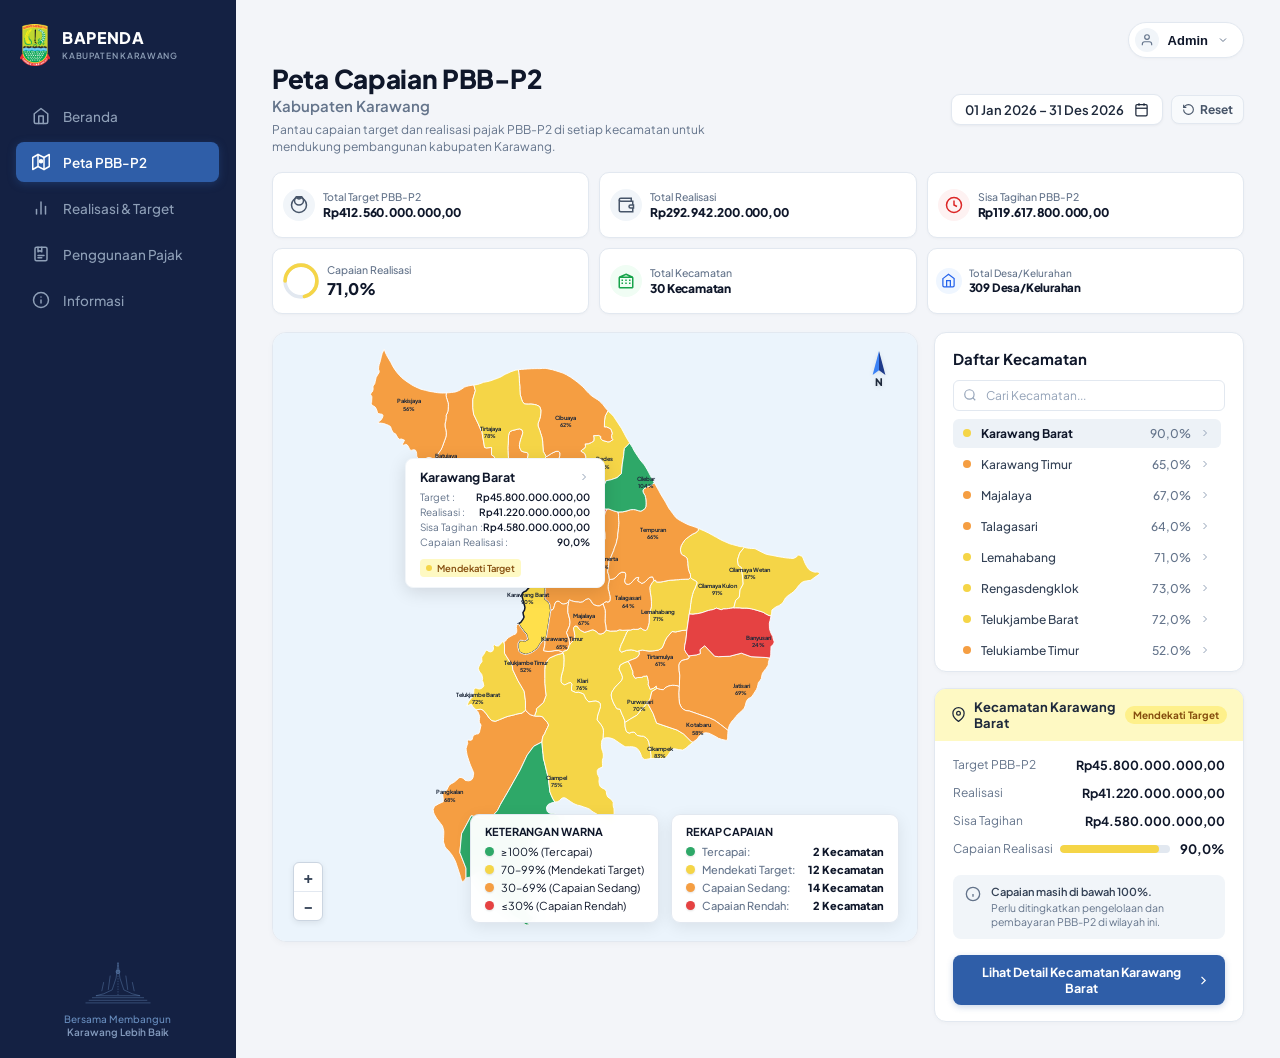
<file: index.html>
<!DOCTYPE html>
<html lang="id">
<head>
  <meta charset="UTF-8">
  <script>
    (function () {
      if (window.location.protocol.indexOf('http') === 0) {
        var xhr = new XMLHttpRequest();
        xhr.open('GET', 'auth.php?action=check', false);
        try {
          xhr.send();
          if (xhr.status === 200) {
            var data = JSON.parse(xhr.responseText);
            if (!data || !data.authenticated) {
              window.location.replace('login.php');
            }
          }
        } catch (e) {}
      }
    })();
  </script>
  <meta name="viewport" content="width=device-width, initial-scale=1.0">
  <title>Peta Capaian PBB-P2 - BAPENDA Kabupaten Karawang</title>
  <link rel="preconnect" href="https://fonts.googleapis.com">
  <link rel="preconnect" href="https://fonts.gstatic.com" crossorigin>
  <link href="https://fonts.googleapis.com/css2?family=Plus+Jakarta+Sans:wght@400;500;600;700;800&display=swap" rel="stylesheet">
  <link rel="stylesheet" href="css/style.css?v=20261020_info_fix">
</head>
<body>
  <div class="app-layout">
    <!-- SIDEBAR -->
    <aside class="sidebar">
      <div class="sidebar-header">
        <img src="assets/logo_karawang.png" alt="Logo Kabupaten Karawang" class="sidebar-logo">
        <div class="brand-info">
          <h2 class="brand-title">BAPENDA</h2>
          <span class="brand-subtitle">KABUPATEN KARAWANG</span>
        </div>
      </div>

      <nav class="sidebar-menu">
        <a href="#beranda" class="menu-item" id="menu-beranda">
          <svg class="menu-icon" viewBox="0 0 24 24" fill="none" stroke="currentColor" stroke-width="2" stroke-linecap="round" stroke-linejoin="round">
            <path d="M3 9l9-7 9 7v11a2 2 0 0 1-2 2H5a2 2 0 0 1-2-2z"></path>
            <polyline points="9 22 9 12 15 12 15 22"></polyline>
          </svg>
          <span>Beranda</span>
        </a>

        <a href="#peta" class="menu-item active" id="menu-peta">
          <svg class="menu-icon" viewBox="0 0 24 24" fill="none" stroke="currentColor" stroke-width="2" stroke-linecap="round" stroke-linejoin="round">
            <polygon points="1 6 1 22 8 18 16 22 23 18 23 2 16 6 8 2 1 6"></polygon>
            <line x1="8" y1="2" x2="8" y2="18"></line>
            <line x1="16" y1="6" x2="16" y2="22"></line>
            <circle cx="12" cy="11" r="2" fill="currentColor"></circle>
          </svg>
          <span>Peta PBB-P2</span>
        </a>

        <a href="#realisasi" class="menu-item" id="menu-realisasi">
          <svg class="menu-icon" viewBox="0 0 24 24" fill="none" stroke="currentColor" stroke-width="2" stroke-linecap="round" stroke-linejoin="round">
            <line x1="18" y1="20" x2="18" y2="10"></line>
            <line x1="12" y1="20" x2="12" y2="4"></line>
            <line x1="6" y1="20" x2="6" y2="14"></line>
          </svg>
          <span>Realisasi & Target</span>
        </a>

        <a href="#penggunaan" class="menu-item" id="menu-penggunaan" data-id="menu-pengguna" data-view="penggunaan">
          <svg class="menu-icon" viewBox="0 0 24 24" fill="none" stroke="currentColor" stroke-width="2" stroke-linecap="round" stroke-linejoin="round">
            <rect x="4" y="3" width="16" height="18" rx="2"></rect>
            <path d="M8 3v6l2.5-1.5L13 9V3"></path>
            <line x1="8" y1="14" x2="16" y2="14"></line>
            <line x1="8" y1="17" x2="13" y2="17"></line>
          </svg>
          <span>Penggunaan Pajak</span>
        </a>

        <a href="#informasi" class="menu-item" id="menu-informasi">
          <svg class="menu-icon" viewBox="0 0 24 24" fill="none" stroke="currentColor" stroke-width="2" stroke-linecap="round" stroke-linejoin="round">
            <circle cx="12" cy="12" r="10"></circle>
            <line x1="12" y1="16" x2="12" y2="12"></line>
            <line x1="12" y1="8" x2="12.01" y2="8"></line>
          </svg>
          <span>Informasi</span>
        </a>
      </nav>

      <!-- SIDEBAR WATERMARK FOOTER -->
      <div class="sidebar-watermark-footer">
        <svg viewBox="0 0 120 70" class="monument-svg" fill="none" stroke="rgba(147, 197, 253, 0.45)" stroke-width="1.4">
          <!-- Stylized Monumen Karawang -->
          <path d="M60 4 L57 28 L51 46 L38 52 L26 55 L94 55 L82 52 L69 46 L63 28 Z" />
          <path d="M60 4 L60 55" stroke-dasharray="2 2" />
          <path d="M48 24 L45 46" />
          <path d="M72 24 L75 46" />
          <path d="M38 34 L35 48" />
          <path d="M82 34 L85 48" />
          <path d="M20 58 L100 58 M15 62 L105 62 M10 66 L110 66" />
          <circle cx="60" cy="18" r="3" fill="rgba(147, 197, 253, 0.45)" />
        </svg>
        <span class="watermark-text-top">Bersama Membangun</span>
        <span class="watermark-text-bottom">Karawang Lebih Baik</span>
      </div>
    </aside>

    <!-- MAIN CONTENT -->
    <main class="main-content">
      
      <!-- ============================================================== -->
      <!-- VIEW 1: LEVEL KABUPATEN KARAWANG                               -->
      <!-- ============================================================== -->
      <div id="viewKabupaten" class="dashboard-view active">
        <!-- TOP ADMIN BAR -->
        <div class="top-bar">
          <div class="admin-dropdown-container">
            <button class="admin-btn">
              <div class="admin-avatar">
                <svg viewBox="0 0 24 24" fill="none" stroke="currentColor" stroke-width="2">
                  <path d="M20 21v-2a4 4 0 0 0-4-4H8a4 4 0 0 0-4 4v2"></path>
                  <circle cx="12" cy="7" r="4"></circle>
                </svg>
              </div>
              <span class="admin-name">Admin</span>
              <svg class="admin-chevron" viewBox="0 0 24 24" fill="none" stroke="currentColor" stroke-width="2">
                <polyline points="6 9 12 15 18 9"></polyline>
              </svg>
            </button>
            
            <div class="admin-dropdown-menu">
              <div class="admin-dropdown-header">
                <strong>Administrator BAPENDA</strong>
                <span>admin@karawangkab.go.id</span>
              </div>
              <hr class="dropdown-divider">
              <a href="#" class="dropdown-item">Profil Admin</a>
              <a href="#" class="dropdown-item">Pengaturan Sistem</a>
              <a href="#" class="dropdown-item">Log Aktivitas</a>
              <hr class="dropdown-divider">
              <a href="logout.php" class="dropdown-item text-danger">Keluar</a>
            </div>
          </div>
        </div>

        <!-- MAIN HEADER ROW -->
        <section class="page-header">
          <div class="header-left">
            <h1 class="page-title">Peta Capaian PBB-P2</h1>
            <h2 class="page-subtitle">Kabupaten Karawang</h2>
            <p class="page-description">
              Pantau capaian target dan realisasi pajak PBB-P2 di setiap kecamatan untuk mendukung pembangunan kabupaten Karawang.
            </p>
          </div>

          <div class="header-right">
            <!-- Period Filter (Single Date Range Picker Input + Pop-up Calendar) -->
            <div class="period-filter-wrapper" id="periodFilterKab">
              <!-- Hidden compatibility inputs for tests & data sync -->
              <input type="hidden" id="filterTahunKab" value="2026">
              <input type="hidden" id="filterBulanKab" value="all">
              <input type="hidden" id="filterStartDateKab" value="">
              <input type="hidden" id="filterEndDateKab" value="">
              <select id="yearSelectKabupaten" style="display: none;">
                <option value="2026" selected>2026</option>
                <option value="2025">2025</option>
                <option value="2024">2024</option>
              </select>

              <!-- Single Date Range Picker Input Group -->
              <div class="date-range-filter-group" id="dateRangeFilterGroupKab">
                <button type="button" class="date-range-trigger-btn" id="dateRangeTriggerKab" aria-haspopup="dialog" aria-expanded="false" title="Klik untuk memilih rentang tanggal">
                  <span class="date-range-display-text" id="dateRangeTextKab">01 Jan 2026 – 31 Des 2026</span>
                  <svg width="15" height="15" viewBox="0 0 24 24" fill="none" stroke="currentColor" stroke-width="2" class="calendar-trigger-icon">
                    <rect x="3" y="4" width="18" height="18" rx="2" ry="2"></rect>
                    <line x1="16" y1="2" x2="16" y2="6"></line>
                    <line x1="8" y1="2" x2="8" y2="6"></line>
                    <line x1="3" y1="10" x2="21" y2="10"></line>
                  </svg>
                </button>

                <!-- Small Compact Reset Button -->
                <button type="button" class="btn-filter-reset-sm" id="btnResetFilterKab" title="Kembalikan ke periode default (Tahun 2026)">
                  <svg width="12" height="12" viewBox="0 0 24 24" fill="none" stroke="currentColor" stroke-width="2">
                    <path d="M3 12a9 9 0 1 0 9-9 9.75 9.75 0 0 0-6.74 2.74L3 8"></path>
                    <path d="M3 3v5h5"></path>
                  </svg>
                  <span>Reset</span>
                </button>
              </div>

              <!-- Two-Month Pop-up Calendar Modal -->
              <div class="date-range-popup" id="dateRangePopupKab" role="dialog" aria-modal="true" style="display: none;">
                <div class="calendar-popup-header">
                  <button type="button" class="cal-nav-btn" id="calPrevBtnKab" title="Bulan Sebelumnya">
                    <svg width="14" height="14" viewBox="0 0 24 24" fill="none" stroke="currentColor" stroke-width="2">
                      <polyline points="15 18 9 12 15 6"></polyline>
                    </svg>
                  </button>
                  <div class="calendar-quick-selectors">
                    <select class="cal-jump-select" id="calMonthJumpKab" title="Pilih Bulan"></select>
                    <select class="cal-jump-select" id="calYearJumpKab" title="Pilih Tahun"></select>
                  </div>
                  <button type="button" class="cal-nav-btn" id="calNextBtnKab" title="Bulan Berikutnya">
                    <svg width="14" height="14" viewBox="0 0 24 24" fill="none" stroke="currentColor" stroke-width="2">
                      <polyline points="9 18 15 12 9 6"></polyline>
                    </svg>
                  </button>
                </div>

                <!-- Two Months Side-by-Side Container -->
                <div class="calendar-months-container" id="calendarMonthsKab"></div>

                <!-- Pop-up Footer: Selection Info & Action Buttons -->
                <div class="calendar-popup-footer">
                  <div class="calendar-footer-preview">
                    <span class="preview-label">Rentang:</span>
                    <strong class="preview-val" id="calPreviewRangeKab">01 Jan 2026 – 31 Des 2026</strong>
                  </div>
                  <div class="calendar-footer-actions">
                    <button type="button" class="btn-cal-action btn-cal-cancel" id="calCancelBtnKab">Batal</button>
                    <button type="button" class="btn-cal-action btn-cal-apply" id="calApplyBtnKab">Terapkan</button>
                  </div>
                </div>
              </div>
            </div>
          </div>
        </section>

        <!-- HORIZONTAL SUMMARY CARDS ROW (FINANCIAL & ADMINISTRATIVE STATS) -->
        <section class="dashboard-summary-section">
          <div class="stats-cards-row">
            <!-- Card 1: Total Target PBB-P2 -->
            <div class="stat-card">
              <div class="stat-icon-wrapper">
                <svg width="18" height="18" viewBox="0 0 24 24" fill="none" stroke="currentColor" stroke-width="2">
                  <circle cx="12" cy="12" r="10"></circle>
                  <circle cx="12" cy="6" r="6"></circle>
                  <circle cx="12" cy="2" r="2"></circle>
                </svg>
              </div>
              <div class="stat-content">
                <span class="stat-label">Total Target PBB-P2</span>
                <strong class="stat-value" id="totalTargetVal">Rp412.560.000.000,00</strong>
              </div>
            </div>

            <!-- Card 2: Total Realisasi -->
            <div class="stat-card">
              <div class="stat-icon-wrapper">
                <svg width="18" height="18" viewBox="0 0 24 24" fill="none" stroke="currentColor" stroke-width="2">
                  <path d="M21 12V7H5a2 2 0 0 1 0-4h14v4"></path>
                  <path d="M3 5v14a2 2 0 0 0 2 2h16v-5"></path>
                  <path d="M18 12a2 2 0 0 0 0 4h4v-4z"></path>
                </svg>
              </div>
              <div class="stat-content">
                <span class="stat-label">Total Realisasi</span>
                <strong class="stat-value" id="totalRealisasiVal">Rp292.942.200.000,00</strong>
              </div>
            </div>

            <!-- Card 3: Sisa Tagihan PBB-P2 -->
            <div class="stat-card">
              <div class="stat-icon-wrapper icon-bg-red">
                <svg width="18" height="18" viewBox="0 0 24 24" fill="none" stroke="currentColor" stroke-width="2">
                  <circle cx="12" cy="12" r="10"></circle>
                  <polyline points="12 6 12 12 16 14"></polyline>
                </svg>
              </div>
              <div class="stat-content">
                <span class="stat-label">Sisa Tagihan PBB-P2</span>
                <strong class="stat-value" id="totalSisaTagihanVal">Rp119.617.800.000,00</strong>
              </div>
            </div>

            <!-- Card 4: Capaian Realisasi -->
            <div class="stat-card">
              <div class="donut-chart-wrapper">
                <svg width="36" height="36" viewBox="0 0 36 36" class="donut-chart">
                  <path class="donut-ring" d="M18 2.0845 a 15.9155 15.9155 0 0 1 0 31.831 a 15.9155 15.9155 0 0 1 0 -31.831" fill="none" stroke="#e2e8f0" stroke-width="3.6"/>
                  <path class="donut-segment" id="donutProgressKab" d="M18 2.0845 a 15.9155 15.9155 0 0 1 0 31.831 a 15.9155 15.9155 0 0 1 0 -31.831" fill="none" stroke="#f5d547" stroke-width="3.6" stroke-dasharray="71.0, 100" stroke-linecap="round"/>
                </svg>
              </div>
              <div class="stat-content">
                <span class="stat-label">Capaian Realisasi</span>
                <strong class="stat-value stat-value-highlight" id="totalCapaianVal">71,0%</strong>
              </div>
            </div>

            <!-- Card 5: Total Kecamatan (Administratif) -->
            <div class="stat-card admin-stat-card" title="Jumlah Kecamatan Terdaftar di Kabupaten Karawang">
              <div class="stat-icon-wrapper icon-bg-admin-kec">
                <svg width="18" height="18" viewBox="0 0 24 24" fill="none" stroke="currentColor" stroke-width="2">
                  <path d="M3 21h18M3 7v14M21 7v14M6 11h2M6 15h2M11 11h2M11 15h2M16 11h2M16 15h2M12 3l9 4H3l9-4z"></path>
                </svg>
              </div>
              <div class="stat-content">
                <span class="stat-label">Total Kecamatan</span>
                <strong class="stat-value" id="totalKecamatanVal">30 Kecamatan</strong>
              </div>
            </div>

            <!-- Card 6: Total Desa/Kelurahan (Administratif) -->
            <div class="stat-card admin-stat-card stat-card-desa" title="Jumlah Desa dan Kelurahan Valid di Kabupaten Karawang">
              <div class="stat-icon-wrapper icon-bg-admin-desa">
                <svg width="18" height="18" viewBox="0 0 24 24" fill="none" stroke="currentColor" stroke-width="2">
                  <path d="M3 9l9-7 9 7v11a2 2 0 0 1-2 2H5a2 2 0 0 1-2-2z"></path>
                  <polyline points="9 22 9 12 15 12 15 22"></polyline>
                </svg>
              </div>
              <div class="stat-content">
                <span class="stat-label">Total Desa/Kelurahan</span>
                <strong class="stat-value" id="totalDesaVal">309 Desa/Kelurahan</strong>
              </div>
            </div>
          </div>
        </section>

        <!-- DASHBOARD MAIN BODY -->
        <div class="dashboard-body-grid">
          <!-- LEFT: MAP CARD -->
          <div class="map-card" id="mapCard">
            <!-- North Compass Indicator -->
            <div class="north-arrow-indicator" title="Arah Utara">
              <svg viewBox="0 0 40 50" class="north-compass-svg">
                <polygon points="20,0 28,30 20,24" fill="#1e3a8a"></polygon>
                <polygon points="20,0 12,30 20,24" fill="#3b82f6"></polygon>
                <text x="20" y="44" font-family="'Plus Jakarta Sans', sans-serif" font-size="13" font-weight="800" fill="#1e293b" text-anchor="middle">N</text>
              </svg>
            </div>

            <!-- Map SVG Canvas -->
            <div class="map-svg-container" id="mapSvgContainer">
              <svg id="karawangMapSvg" viewBox="0 0 800 1011" preserveAspectRatio="xMidYMid meet">
                <g id="mapPolygonsGroup"></g>
                <g id="mapLabelsGroup"></g>
              </svg>

              <!-- Floating Map Tooltip/Popup -->
              <div class="map-popup-card" id="mapPopupCard">
                <div class="popup-header" id="popupHeaderClickable" title="Klik untuk membuka detail kecamatan">
                  <span class="popup-title" id="popupKecamatanName">Karawang Barat</span>
                  <svg class="popup-chevron" viewBox="0 0 24 24" fill="none" stroke="currentColor" stroke-width="2">
                    <polyline points="9 18 15 12 9 6"></polyline>
                  </svg>
                </div>
                <div class="popup-body">
                  <div class="popup-row">
                    <span class="p-label">Target :</span>
                    <span class="p-val" id="popupTarget">Rp45.800.000.000,00</span>
                  </div>
                  <div class="popup-row">
                    <span class="p-label">Realisasi :</span>
                    <span class="p-val" id="popupRealisasi">Rp41.230.000.000,00</span>
                  </div>
                  <div class="popup-row">
                    <span class="p-label">Sisa Tagihan :</span>
                    <span class="p-val" id="popupSisa">Rp4.570.000.000,00</span>
                  </div>
                  <div class="popup-row">
                    <span class="p-label">Capaian Realisasi :</span>
                    <span class="p-val" id="popupCapaian">90,0%</span>
                  </div>
                </div>
                <div class="popup-badge" id="popupBadge">
                  <span class="status-dot"></span>
                  <span class="status-text" id="popupBadgeText">Mendekati Target</span>
                </div>
              </div>
            </div>

            <!-- Zoom Controls (Bottom Left) -->
            <div class="map-zoom-controls">
              <button class="zoom-btn" id="zoomInBtn" title="Perbesar Peta">+</button>
              <div class="zoom-divider"></div>
              <button class="zoom-btn" id="zoomOutBtn" title="Perkecil Peta">−</button>
            </div>

            <!-- Floating Legends & Recap (Bottom Right of Map: TWO SEPARATE CARDS) -->
            <div class="map-floating-legends">
              <!-- Card 1: Keterangan Warna (Legenda 4 Kategori Saja) -->
              <div class="map-legend-card" id="mapLegendCard">
                <h4 class="legend-card-title">Keterangan Warna</h4>
                <div class="legend-list">
                  <div class="legend-item">
                    <span class="legend-dot bg-green"></span>
                    <span class="legend-text">≥100% (Tercapai)</span>
                  </div>
                  <div class="legend-item">
                    <span class="legend-dot bg-yellow"></span>
                    <span class="legend-text">70–99% (Mendekati Target)</span>
                  </div>
                  <div class="legend-item">
                    <span class="legend-dot bg-orange"></span>
                    <span class="legend-text">30–69% (Capaian Sedang)</span>
                  </div>
                  <div class="legend-item">
                    <span class="legend-dot bg-red"></span>
                    <span class="legend-text">≤30% (Capaian Rendah)</span>
                  </div>
                </div>
              </div>

              <!-- Card 2: Rekap Capaian Kecamatan (Terpisah) -->
              <div class="map-rekap-card" id="mapRekapCard">
                <h4 class="legend-card-title">Rekap Capaian</h4>
                <div class="rekap-list">
                  <div class="rekap-item">
                    <span class="legend-dot bg-green"></span>
                    <span class="rekap-label">Tercapai:</span>
                    <strong class="rekap-val" id="rekapCountGreen">2 Kecamatan</strong>
                  </div>
                  <div class="rekap-item">
                    <span class="legend-dot bg-yellow"></span>
                    <span class="rekap-label">Mendekati Target:</span>
                    <strong class="rekap-val" id="rekapCountYellow">12 Kecamatan</strong>
                  </div>
                  <div class="rekap-item">
                    <span class="legend-dot bg-orange"></span>
                    <span class="rekap-label">Capaian Sedang:</span>
                    <strong class="rekap-val" id="rekapCountOrange">14 Kecamatan</strong>
                  </div>
                  <div class="rekap-item">
                    <span class="legend-dot bg-red"></span>
                    <span class="rekap-label">Capaian Rendah:</span>
                    <strong class="rekap-val" id="rekapCountRed">2 Kecamatan</strong>
                  </div>
                </div>
              </div>
            </div>
          </div>

          <!-- RIGHT: SIDE PANELS -->
          <div class="side-panels-column">
            <!-- Panel 1: Daftar Kecamatan -->
            <div class="panel-card daftar-kecamatan-panel">
              <h3 class="panel-title">Daftar Kecamatan</h3>
              
              <div class="search-input-wrapper">
                <svg class="search-icon" viewBox="0 0 24 24" fill="none" stroke="currentColor" stroke-width="2">
                  <circle cx="11" cy="11" r="8"></circle>
                  <line x1="21" y1="21" x2="16.65" y2="16.65"></line>
                </svg>
                <input type="text" id="searchInput" placeholder="Cari Kecamatan..." autocomplete="off">
              </div>

              <div class="kecamatan-scroll-list" id="kecamatanList">
                <!-- Dynamically populated -->
              </div>
            </div>

            <!-- Panel 2: Detail Kecamatan -->
            <div class="panel-card detail-kecamatan-panel" id="detailKecamatanPanel">
              <!-- Header Banner -->
              <div class="detail-banner" id="detailBanner">
                <div class="banner-left">
                  <svg class="pin-icon" viewBox="0 0 24 24" fill="none" stroke="currentColor" stroke-width="2">
                    <path d="M21 10c0 7-9 13-9 13s-9-6-9-13a9 9 0 0 1 18 0z"></path>
                    <circle cx="12" cy="10" r="3"></circle>
                  </svg>
                  <span class="banner-title" id="detailKecamatanName">Kecamatan Karawang Barat</span>
                </div>
                <span class="banner-badge badge-yellow" id="detailBadge">Mendekati Target</span>
              </div>

              <!-- Content Body -->
              <div class="detail-content">
                <div class="detail-row">
                  <span class="d-label">Target PBB-P2</span>
                  <strong class="d-val" id="detailTarget">Rp45.800.000.000,00</strong>
                </div>

                <div class="detail-row">
                  <span class="d-label">Realisasi</span>
                  <strong class="d-val" id="detailRealisasi">Rp41.230.000.000,00</strong>
                </div>

                <div class="detail-row">
                  <span class="d-label">Sisa Tagihan</span>
                  <strong class="d-val" id="detailSisa">Rp4.570.000.000,00</strong>
                </div>

                <div class="detail-row align-center">
                  <span class="d-label">Capaian Realisasi</span>
                  <div class="progress-container">
                    <div class="progress-bar-track">
                      <div class="progress-bar-fill fill-yellow" id="detailProgressFill" style="width: 90%;"></div>
                    </div>
                    <strong class="progress-percent" id="detailCapaian">90,0%</strong>
                  </div>
                </div>

                <!-- Context Notice Box -->
                <div class="detail-notice-box" id="detailNoticeBox">
                  <svg class="notice-icon" viewBox="0 0 24 24" fill="none" stroke="currentColor" stroke-width="2">
                    <circle cx="12" cy="12" r="10"></circle>
                    <line x1="12" y1="16" x2="12" y2="12"></line>
                    <line x1="12" y1="8" x2="12.01" y2="8"></line>
                  </svg>
                  <div class="notice-text-group">
                    <p class="notice-title" id="noticeTitle">Capaian masih di bawah 100%.</p>
                    <p class="notice-desc" id="noticeDesc">Perlu ditingkatkan pengelolaan dan pembayaran PBB-P2 di wilayah ini.</p>
                  </div>
                </div>

                <!-- Action Button to Open Detail View -->
                <button class="btn-navigate-detail" id="btnOpenKecamatanDetail">
                  <span>Lihat Detail Kecamatan</span>
                  <svg viewBox="0 0 24 24" fill="none" stroke="currentColor" stroke-width="2">
                    <polyline points="9 18 15 12 9 6"></polyline>
                  </svg>
                </button>
              </div>
            </div>
          </div>
        </div>
      </div>

      <!-- ============================================================== -->
      <!-- VIEW 2: LEVEL DETAIL KECAMATAN (CILEBAR)                       -->
      <!-- ============================================================== -->
      <div id="viewKecamatan" class="dashboard-view" style="display: none;">
        <!-- TOP NAVIGATION & ADMIN BAR -->
        <div class="view-header-top-bar">
          <button class="back-link-btn" id="btnBackToKabupaten">
            <svg viewBox="0 0 24 24" fill="none" stroke="currentColor" stroke-width="2.5" class="back-arrow-icon">
              <line x1="19" y1="12" x2="5" y2="12"></line>
              <polyline points="12 19 5 12 12 5"></polyline>
            </svg>
            <span>Kembali ke Peta Kecamatan</span>
          </button>

          <div class="admin-dropdown-container">
            <button class="admin-btn">
              <div class="admin-avatar">
                <svg viewBox="0 0 24 24" fill="none" stroke="currentColor" stroke-width="2">
                  <path d="M20 21v-2a4 4 0 0 0-4-4H8a4 4 0 0 0-4 4v2"></path>
                  <circle cx="12" cy="7" r="4"></circle>
                </svg>
              </div>
              <span class="admin-name">Admin</span>
              <svg class="admin-chevron" viewBox="0 0 24 24" fill="none" stroke="currentColor" stroke-width="2">
                <polyline points="6 9 12 15 18 9"></polyline>
              </svg>
            </button>
          </div>
        </div>

        <!-- KECAMATAN HEADER SECTION -->
        <section class="kecamatan-main-header">
          <div class="header-title-block">
            <div class="pin-title-row">
              <div class="location-pin-circle">
                <svg viewBox="0 0 24 24" fill="currentColor">
                  <path d="M12 2C8.13 2 5 5.13 5 9c0 5.25 7 13 7 13s7-7.75 7-13c0-3.87-3.13-7-7-7zm0 9.5a2.5 2.5 0 0 1 0-5 2.5 2.5 0 0 1 0 5z"/>
                </svg>
              </div>
              <h1 class="kecamatan-view-title" id="kecViewTitle">Kecamatan Cilebar</h1>
            </div>
            <p class="kecamatan-view-desc" id="kecViewDesc">Detail data per desa/kelurahan pada Kecamatan Cilebar.</p>
          </div>

          <!-- Kecamatan Period Filter (Single Date Range Picker Input + Pop-up Calendar) -->
          <div class="period-filter-wrapper" id="periodFilterKec">
            <!-- Hidden compatibility inputs for tests & data sync -->
            <input type="hidden" id="filterTahunKec" value="2026">
            <input type="hidden" id="filterBulanKec" value="all">
            <input type="hidden" id="filterStartDateKec" value="">
            <input type="hidden" id="filterEndDateKec" value="">
            <select id="yearSelectKecamatan" style="display: none;">
              <option value="2026" selected>2026</option>
              <option value="2025">2025</option>
              <option value="2024">2024</option>
            </select>

            <!-- Single Date Range Picker Input Group -->
            <div class="date-range-filter-group" id="dateRangeFilterGroupKec">
              <button type="button" class="date-range-trigger-btn" id="dateRangeTriggerKec" aria-haspopup="dialog" aria-expanded="false" title="Klik untuk memilih rentang tanggal">
                <span class="date-range-display-text" id="dateRangeTextKec">01 Jan 2026 – 31 Des 2026</span>
                <svg width="15" height="15" viewBox="0 0 24 24" fill="none" stroke="currentColor" stroke-width="2" class="calendar-trigger-icon">
                  <rect x="3" y="4" width="18" height="18" rx="2" ry="2"></rect>
                  <line x1="16" y1="2" x2="16" y2="6"></line>
                  <line x1="8" y1="2" x2="8" y2="6"></line>
                  <line x1="3" y1="10" x2="21" y2="10"></line>
                </svg>
              </button>

              <!-- Small Compact Reset Button -->
              <button type="button" class="btn-filter-reset-sm" id="btnResetFilterKec" title="Kembalikan ke periode default (Tahun 2026)">
                <svg width="12" height="12" viewBox="0 0 24 24" fill="none" stroke="currentColor" stroke-width="2">
                  <path d="M3 12a9 9 0 1 0 9-9 9.75 9.75 0 0 0-6.74 2.74L3 8"></path>
                  <path d="M3 3v5h5"></path>
                </svg>
                <span>Reset</span>
              </button>
            </div>

            <!-- Two-Month Pop-up Calendar Modal -->
            <div class="date-range-popup" id="dateRangePopupKec" role="dialog" aria-modal="true" style="display: none;">
              <div class="calendar-popup-header">
                <button type="button" class="cal-nav-btn" id="calPrevBtnKec" title="Bulan Sebelumnya">
                  <svg width="14" height="14" viewBox="0 0 24 24" fill="none" stroke="currentColor" stroke-width="2">
                    <polyline points="15 18 9 12 15 6"></polyline>
                  </svg>
                </button>
                <div class="calendar-quick-selectors">
                  <select class="cal-jump-select" id="calMonthJumpKec" title="Pilih Bulan"></select>
                  <select class="cal-jump-select" id="calYearJumpKec" title="Pilih Tahun"></select>
                </div>
                <button type="button" class="cal-nav-btn" id="calNextBtnKec" title="Bulan Berikutnya">
                  <svg width="14" height="14" viewBox="0 0 24 24" fill="none" stroke="currentColor" stroke-width="2">
                    <polyline points="9 18 15 12 9 6"></polyline>
                  </svg>
                </button>
              </div>

              <!-- Two Months Side-by-Side Container -->
              <div class="calendar-months-container" id="calendarMonthsKec"></div>

              <!-- Pop-up Footer: Selection Info & Action Buttons -->
              <div class="calendar-popup-footer">
                <div class="calendar-footer-preview">
                  <span class="preview-label">Rentang:</span>
                  <strong class="preview-val" id="calPreviewRangeKec">01 Jan 2026 – 31 Des 2026</strong>
                </div>
                <div class="calendar-footer-actions">
                  <button type="button" class="btn-cal-action btn-cal-cancel" id="calCancelBtnKec">Batal</button>
                  <button type="button" class="btn-cal-action btn-cal-apply" id="calApplyBtnKec">Terapkan</button>
                </div>
              </div>
            </div>
          </div>
        </section>

        <!-- 5 SUMMARY STAT CARDS (ROW) -->
        <section class="kecamatan-5-summary-row">
          <!-- Card 1: Total Target PBB-P2 -->
          <div class="kec-summary-card">
            <div class="kec-card-icon icon-bg-blue">
              <svg viewBox="0 0 24 24" fill="none" stroke="currentColor" stroke-width="2">
                <circle cx="12" cy="12" r="10"></circle>
                <circle cx="12" cy="12" r="6"></circle>
                <circle cx="12" cy="12" r="2"></circle>
              </svg>
            </div>
            <div class="kec-card-text">
              <span class="kec-card-label">Total Target PBB-P2</span>
              <strong class="kec-card-val" id="kecSumTarget">Rp5.100.000.000,00</strong>
            </div>
          </div>

          <!-- Card 2: Total Realisasi -->
          <div class="kec-summary-card">
            <div class="kec-card-icon icon-bg-green">
              <svg viewBox="0 0 24 24" fill="none" stroke="currentColor" stroke-width="2">
                <path d="M21 12V7H5a2 2 0 0 1 0-4h14v4"></path>
                <path d="M3 5v14a2 2 0 0 0 2 2h16v-5"></path>
                <path d="M18 12a2 2 0 0 0 0 4h4v-4z"></path>
              </svg>
            </div>
            <div class="kec-card-text">
              <span class="kec-card-label">Total Realisasi</span>
              <strong class="kec-card-val" id="kecSumRealisasi">Rp5.304.000.000,00</strong>
            </div>
          </div>

          <!-- Card 3: Sisa Tagihan -->
          <div class="kec-summary-card">
            <div class="kec-card-icon icon-bg-red">
              <svg viewBox="0 0 24 24" fill="none" stroke="currentColor" stroke-width="2">
                <circle cx="12" cy="12" r="10"></circle>
                <polyline points="12 6 12 12 16 14"></polyline>
              </svg>
            </div>
            <div class="kec-card-text">
              <span class="kec-card-label">Sisa Tagihan</span>
              <strong class="kec-card-val" id="kecSumSisa">Rp0,00</strong>
            </div>
          </div>

          <!-- Card 4: Capaian Realisasi Donut -->
          <div class="kec-summary-card">
            <div class="donut-chart-wrapper-sm">
              <svg viewBox="0 0 36 36" class="donut-chart">
                <path class="donut-ring" d="M18 2.0845 a 15.9155 15.9155 0 0 1 0 31.831 a 15.9155 15.9155 0 0 1 0 -31.831" fill="none" stroke="#e2e8f0" stroke-width="3.5"/>
                <path class="donut-segment" id="donutProgressKec" d="M18 2.0845 a 15.9155 15.9155 0 0 1 0 31.831 a 15.9155 15.9155 0 0 1 0 -31.831" fill="none" stroke="#22c55e" stroke-width="3.5" stroke-dasharray="100, 100" stroke-linecap="round"/>
              </svg>
              <span class="donut-center-pct" id="donutKecCenterPct">104,0%</span>
            </div>
            <div class="kec-card-text">
              <span class="kec-card-label">Capaian Realisasi</span>
              <strong class="kec-card-val" id="kecSumCapaian">104,0%</strong>
            </div>
          </div>

          <!-- Card 5: Jumlah Desa/Kelurahan -->
          <div class="kec-summary-card">
            <div class="kec-card-icon icon-bg-purple">
              <svg viewBox="0 0 24 24" fill="none" stroke="currentColor" stroke-width="2">
                <path d="M3 9l9-7 9 7v11a2 2 0 0 1-2 2H5a2 2 0 0 1-2-2z"></path>
                <polyline points="9 22 9 12 15 12 15 22"></polyline>
              </svg>
            </div>
            <div class="kec-card-text">
              <span class="kec-card-label">Jumlah Desa/Kelurahan</span>
              <strong class="kec-card-val" id="kecSumJumlahDesa">10 Desa</strong>
            </div>
          </div>
        </section>

        <!-- MIDDLE SECTION: MAP & DAFTAR DESA TABLE -->
        <div class="kecamatan-middle-grid">
          <!-- LEFT CARD: PETA DESA/KELURAHAN -->
          <div class="panel-card desa-map-panel">
            <div class="desa-map-header">
              <div class="header-left-title">
                <svg class="header-pin" viewBox="0 0 24 24" fill="currentColor">
                  <path d="M12 2C8.13 2 5 5.13 5 9c0 5.25 7 13 7 13s7-7.75 7-13c0-3.87-3.13-7-7-7zm0 9.5a2.5 2.5 0 0 1 0-5 2.5 2.5 0 0 1 0 5z"/>
                </svg>
                <h3 id="desaMapTitle">Peta Desa/Kelurahan - Kecamatan Cilebar</h3>
              </div>

              <!-- Map Toolbar: Peta / Satelit & Fullscreen -->
              <div class="desa-map-toolbar">
                <div class="map-mode-pill-toggle">
                  <button class="mode-btn active" id="btnModePeta">Peta</button>
                  <button class="mode-btn" id="btnModeSatelit">Satelit</button>
                </div>
                <button class="fullscreen-btn" id="btnMapFullscreen" title="Layar Penuh">
                  <svg viewBox="0 0 24 24" fill="none" stroke="currentColor" stroke-width="2">
                    <path d="M8 3H5a2 2 0 0 0-2 2v3m18 0V5a2 2 0 0 0-2-2h-3m0 18h3a2 2 0 0 0 2-2v-3M3 16v3a2 2 0 0 0 2 2h3"></path>
                  </svg>
                </button>
              </div>
            </div>

            <!-- Interactive Village Map Canvas -->
            <div class="desa-map-canvas-container" id="desaMapContainer">
              <!-- Basemap Background Layer (Google Maps subtle styled background) -->
              <div class="google-styled-basemap" id="basemapLayer">
                <div class="basemap-place-label label-jatisari">Jatisari</div>
                <div class="basemap-place-label label-walahar">Walahar</div>
                <div class="basemap-place-label label-cikampek">Cikampek</div>
                <div class="basemap-highway-badge badge-h1">1</div>
              </div>

              <!-- SVG Villages Layer -->
              <svg id="cilebarMapSvg" viewBox="0 0 600 742" preserveAspectRatio="xMidYMid meet">
                <g id="cilebarPolygonsGroup"></g>
                <g id="cilebarLabelsGroup"></g>
              </svg>

              <!-- North Arrow Needle -->
              <div class="north-arrow-indicator-cilebar" title="Arah Utara">
                <svg viewBox="0 0 36 46">
                  <polygon points="18,0 25,26 18,21" fill="#1e3a8a"></polygon>
                  <polygon points="18,0 11,26 18,21" fill="#3b82f6"></polygon>
                  <text x="18" y="40" font-family="'Plus Jakarta Sans', sans-serif" font-size="12" font-weight="800" fill="#1e293b" text-anchor="middle">N</text>
                </svg>
              </div>

              <!-- Zoom Controls & Google Branding (Bottom Left) -->
              <div class="desa-map-bottom-left-controls">
                <div class="map-zoom-controls">
                  <button class="zoom-btn" id="cilebarZoomIn">+</button>
                  <div class="zoom-divider"></div>
                  <button class="zoom-btn" id="cilebarZoomOut">−</button>
                </div>
                <div class="google-watermark-logo">
                  <span class="g-blue">G</span><span class="g-red">o</span><span class="g-yellow">o</span><span class="g-blue">g</span><span class="g-green">l</span><span class="g-red">e</span>
                </div>
              </div>

              <!-- Color Legend (Bottom Right) -->
              <div class="map-legend-card cilebar-legend">
                <h4 class="legend-title">Keterangan Warna</h4>
                <div class="legend-list">
                  <div class="legend-item">
                    <span class="legend-color-box bg-green"></span>
                    <span class="legend-text">≥ 100% (Tercapai)</span>
                  </div>
                  <div class="legend-item">
                    <span class="legend-color-box bg-yellow"></span>
                    <span class="legend-text">70 - 99% (Mendekati Target)</span>
                  </div>
                  <div class="legend-item">
                    <span class="legend-color-box bg-orange"></span>
                    <span class="legend-text">30 - 69% (Capaian Sedang)</span>
                  </div>
                  <div class="legend-item">
                    <span class="legend-color-box bg-red"></span>
                    <span class="legend-text">&lt; 30% (Capaian Rendah)</span>
                  </div>
                </div>
              </div>

              <!-- Floating Tooltip Card for Desa -->
              <div class="map-popup-card desa-popup" id="desaPopupCard" style="display: none;">
                <div class="popup-header">
                  <span class="popup-title" id="desaPopupName">Desa Sukaratu</span>
                  <svg class="popup-chevron" viewBox="0 0 24 24" fill="none" stroke="currentColor" stroke-width="2">
                    <polyline points="9 18 15 12 9 6"></polyline>
                  </svg>
                </div>
                <div class="popup-body">
                  <div class="popup-row">
                    <span class="p-label">Target :</span>
                    <span class="p-val" id="desaPopupTarget">Rp550.000.000,00</span>
                  </div>
                  <div class="popup-row">
                    <span class="p-label">Realisasi :</span>
                    <span class="p-val" id="desaPopupRealisasi">Rp528.000.000,00</span>
                  </div>
                  <div class="popup-row">
                    <span class="p-label">Sisa Tagihan :</span>
                    <span class="p-val" id="desaPopupSisa">Rp22.000.000,00</span>
                  </div>
                  <div class="popup-row">
                    <span class="p-label">Capaian Realisasi :</span>
                    <span class="p-val" id="desaPopupCapaian">96,0%</span>
                  </div>
                </div>
                <div class="popup-badge" id="desaPopupBadge">
                  <span class="status-dot"></span>
                  <span class="status-text" id="desaPopupBadgeText">Mendekati Target</span>
                </div>
              </div>
            </div>
          </div>

          <!-- RIGHT CARD: DAFTAR DESA/KELURAHAN TABLE -->
          <div class="panel-card desa-table-panel">
            <div class="desa-table-header">
              <h3 id="desaTableTitle">Daftar Desa/Kelurahan - Kecamatan Cilebar</h3>
              <div class="search-input-wrapper">
                <svg class="search-icon" viewBox="0 0 24 24" fill="none" stroke="currentColor" stroke-width="2">
                  <circle cx="11" cy="11" r="8"></circle>
                  <line x1="21" y1="21" x2="16.65" y2="16.65"></line>
                </svg>
                <input type="text" id="searchDesaInput" placeholder="Cari desa/kelurahan..." autocomplete="off">
              </div>
            </div>

            <div class="desa-table-container">
              <table class="desa-data-table">
                <thead>
                  <tr>
                    <th style="width: 45px;">No</th>
                    <th>Nama Desa/Kelurahan</th>
                    <th style="width: 105px; cursor: pointer; user-select: none;" id="thPersentase" title="Klik untuk mengurutkan berdasarkan persentase capaian">
                      <span style="display: inline-flex; align-items: center; gap: 4px;">
                        <span>Persentase</span>
                        <span id="sortPctIcon" style="font-size: 11px; opacity: 0.7;">⇅</span>
                      </span>
                    </th>
                    <th style="width: 130px;">Status</th>
                    <th style="width: 50px; text-align: center;">Aksi</th>
                  </tr>
                </thead>
                <tbody id="desaTableBody">
                  <!-- Dynamically populated rows -->
                </tbody>
              </table>
            </div>
          </div>
        </div>

        <!-- ============================================================== -->
        <!-- BOTTOM SECTION: DETAIL DESA/KELURAHAN                          -->
        <!-- ============================================================== -->
        <section class="panel-card detail-desa-bottom-card" id="detailDesaBottomSection">
          <!-- Sub-navigation Back link -->
          <div class="detail-desa-top-nav">
            <button class="back-link-btn-sub" id="btnBackToDaftarDesa">
              <svg viewBox="0 0 24 24" fill="none" stroke="currentColor" stroke-width="2.5" class="back-arrow-icon">
                <line x1="19" y1="12" x2="5" y2="12"></line>
                <polyline points="12 19 5 12 12 5"></polyline>
              </svg>
              <span>Kembali ke Daftar Kecamatan</span>
            </button>
          </div>

          <!-- Title Bar -->
          <div class="detail-desa-header-row">
            <div class="header-icon-title">
              <div class="home-icon-circle">
                <svg viewBox="0 0 24 24" fill="none" stroke="currentColor" stroke-width="2">
                  <path d="M3 9l9-7 9 7v11a2 2 0 0 1-2 2H5a2 2 0 0 1-2-2z"></path>
                  <polyline points="9 22 9 12 15 12 15 22"></polyline>
                </svg>
              </div>
              <h2 id="desaDetailHeading">Detail Desa/Kelurahan</h2>
            </div>
            <div class="desa-header-meta">
              <span class="desa-header-kecamatan" id="desaDetailKecamatanBadge">Kecamatan Cilamaya Wetan</span>
              <span class="desa-header-year" id="desaDetailYearBadge">Tahun Pajak <strong id="desaDetailYearText">2026</strong></span>
            </div>
          </div>

          <!-- Top Mini-Summary Metric Row -->
          <div class="desa-metric-summary-bar">
            <!-- Village Badge Pill -->
            <div class="desa-name-pill-badge" id="selectedDesaPill">
              <span class="desa-indicator-dot" id="desaPillDot"></span>
              <span class="desa-pill-title" id="desaPillTitle">Cilebar</span>
              <span class="desa-pill-status-tag tag-green" id="desaPillStatusTag">Tercapai</span>
            </div>

            <!-- Target PBB-P2 -->
            <div class="mini-stat-card">
              <div class="mini-icon icon-bg-blue">
                <svg viewBox="0 0 24 24" fill="none" stroke="currentColor" stroke-width="2">
                  <ellipse cx="12" cy="5" rx="9" ry="3"></ellipse>
                  <path d="M21 12c0 1.66-4 3-9 3s-9-1.34-9-3"></path>
                  <path d="M3 5v14c0 1.66 4 3 9 3s9-1.34 9-3V5"></path>
                </svg>
              </div>
              <div class="mini-text">
                <span class="m-label">Target PBB-P2</span>
                <strong class="m-val" id="desaDetailTarget">Rp5.100.000.000,00</strong>
              </div>
            </div>

            <!-- Realisasi -->
            <div class="mini-stat-card">
              <div class="mini-icon icon-bg-green">
                <svg viewBox="0 0 24 24" fill="none" stroke="currentColor" stroke-width="2">
                  <rect x="2" y="6" width="20" height="12" rx="2"></rect>
                  <circle cx="12" cy="12" r="2"></circle>
                  <path d="M6 12h.01M18 12h.01"></path>
                </svg>
              </div>
              <div class="mini-text">
                <span class="m-label">Total Realisasi</span>
                <strong class="m-val" id="desaDetailRealisasi">Rp5.304.000.000,00</strong>
              </div>
            </div>

            <!-- Sisa Tagihan -->
            <div class="mini-stat-card">
              <div class="mini-icon icon-bg-red">
                <svg viewBox="0 0 24 24" fill="none" stroke="currentColor" stroke-width="2">
                  <circle cx="12" cy="12" r="10"></circle>
                  <polyline points="12 6 12 12 16 14"></polyline>
                </svg>
              </div>
              <div class="mini-text">
                <span class="m-label">Sisa Tagihan</span>
                <strong class="m-val" id="desaDetailSisa">Rp0,00</strong>
              </div>
            </div>

            <!-- Capaian Realisasi Donut -->
            <div class="mini-stat-card mini-donut-card">
              <div class="donut-chart-wrapper-sm">
                <svg viewBox="0 0 36 36" class="donut-chart">
                  <path class="donut-ring" d="M18 2.0845 a 15.9155 15.9155 0 0 1 0 31.831 a 15.9155 15.9155 0 0 1 0 -31.831" fill="none" stroke="#e2e8f0" stroke-width="3.5"/>
                  <path class="donut-segment" id="donutDesaBottom" d="M18 2.0845 a 15.9155 15.9155 0 0 1 0 31.831 a 15.9155 15.9155 0 0 1 0 -31.831" fill="none" stroke="#22c55e" stroke-width="3.5" stroke-dasharray="100, 100" stroke-linecap="round"/>
                </svg>
                <span class="donut-center-pct" id="donutDesaBottomCenterPct">104,0%</span>
              </div>
              <div class="mini-text">
                <span class="m-label">Capaian</span>
                <span class="m-sub-label">Realisasi</span>
              </div>
            </div>

            <!-- Info Advisory Notice Box -->
            <div class="desa-info-advisory-box">
              <div class="info-bubble-icon">
                <svg viewBox="0 0 24 24" fill="none" stroke="currentColor" stroke-width="2.5">
                  <circle cx="12" cy="12" r="10"></circle>
                  <line x1="12" y1="16" x2="12" y2="12"></line>
                  <line x1="12" y1="8" x2="12.01" y2="8"></line>
                </svg>
              </div>
              <div class="info-content-text">
                <strong>Informasi</strong>
                <p id="desaAdvisoryText">Capaian pembayaran desa/kelurahan sudah mencapai 100% atau lebih dari target. Terus pertahankan dan tingkatkan realisasi pembayarannya.</p>
              </div>
            </div>
          </div>

          <!-- Section Divider: Rincian Pajak Desa/Kelurahan -->
          <div class="section-sub-heading">
            <span class="sub-heading-toggle">▾</span>
            <h4>Rincian Pajak Desa/Kelurahan</h4>
          </div>

          <!-- 4 Bottom Detail Cards -->
          <div class="desa-tax-breakdown-grid">
            <!-- 1: Obyek Pajak Terdaftar -->
            <div class="breakdown-card">
              <div class="b-icon icon-bg-blue">
                <svg viewBox="0 0 24 24" fill="none" stroke="currentColor" stroke-width="2">
                  <rect x="3" y="11" width="18" height="11" rx="2" ry="2"></rect>
                  <path d="M7 11V7a5 5 0 0 1 10 0v4"></path>
                </svg>
              </div>
              <div class="b-text">
                <span class="b-label">Obyek Pajak Terdaftar</span>
                <strong class="b-val" id="valObyekTerdaftar">1.248</strong>
              </div>
            </div>

            <!-- 2: Obyek Pajak Lunas -->
            <div class="breakdown-card">
              <div class="b-icon icon-bg-green">
                <svg viewBox="0 0 24 24" fill="none" stroke="currentColor" stroke-width="2">
                  <path d="M12 22s8-4 8-10V5l-8-3-8 3v7c0 6 8 10 8 10z"></path>
                  <polyline points="9 12 11 14 15 10"></polyline>
                </svg>
              </div>
              <div class="b-text">
                <span class="b-label">Obyek Pajak Lunas</span>
                <strong class="b-val" id="valObyekLunas">1.203</strong>
              </div>
            </div>

            <!-- 3: Obyek Pajak Belum Lunas -->
            <div class="breakdown-card">
              <div class="b-icon icon-bg-red">
                <svg viewBox="0 0 24 24" fill="none" stroke="currentColor" stroke-width="2">
                  <circle cx="12" cy="12" r="10"></circle>
                  <polyline points="12 6 12 12 16 14"></polyline>
                </svg>
              </div>
              <div class="b-text">
                <span class="b-label">Obyek Pajak Belum Lunas</span>
                <strong class="b-val" id="valObyekBelumLunas">45</strong>
              </div>
            </div>

            <!-- 4: Persentase Capaian Progress Bar -->
            <div class="breakdown-card progress-breakdown-card">
              <div class="progress-breakdown-content">
                <div class="progress-header-row">
                  <span class="b-label">Persentase Capaian Realisasi</span>
                  <strong class="b-val-pct" id="valBreakdownPct">104,0%</strong>
                </div>
                <div class="progress-bar-track-lg">
                  <div class="progress-bar-fill-lg fill-green" id="barBreakdownFill" style="width: 100%;"></div>
                </div>
              </div>
            </div>
          </div>
        </section>
      </div>

      <!-- ============================================================== -->
      <!-- VIEW 3: PENGGUNAAN PAJAK (REALISASI PENGGUNAAN DANA PBB-P2)    -->
      <!-- ============================================================== -->
      <div id="viewPenggunaan" class="dashboard-view" style="display: none;">
        <!-- TOP ADMIN BAR -->
        <div class="top-bar">
          <div class="admin-dropdown-container">
            <button class="admin-btn">
              <div class="admin-avatar">
                <svg viewBox="0 0 24 24" fill="none" stroke="currentColor" stroke-width="2">
                  <path d="M20 21v-2a4 4 0 0 0-4-4H8a4 4 0 0 0-4 4v2"></path>
                  <circle cx="12" cy="7" r="4"></circle>
                </svg>
              </div>
              <span class="admin-name">Admin</span>
              <svg class="admin-chevron" viewBox="0 0 24 24" fill="none" stroke="currentColor" stroke-width="2">
                <polyline points="6 9 12 15 18 9"></polyline>
              </svg>
            </button>
            
            <div class="admin-dropdown-menu">
              <div class="admin-dropdown-header">
                <strong>Administrator BAPENDA</strong>
                <span>admin@karawangkab.go.id</span>
              </div>
              <hr class="dropdown-divider">
              <a href="#" class="dropdown-item">Profil Admin</a>
              <a href="#" class="dropdown-item">Pengaturan Sistem</a>
              <a href="#" class="dropdown-item">Log Aktivitas</a>
              <hr class="dropdown-divider">
              <a href="logout.php" class="dropdown-item text-danger">Keluar</a>
            </div>
          </div>
        </div>

        <div class="pj-view-container">
          <!-- PAGE HEADER WITH DATE FILTER -->
          <section class="page-header pj-page-header">
            <div class="header-left">
              <h1 class="page-title pj-title">Penggunaan Pajak</h1>
              <p class="page-subtitle pj-subtitle">Realisasi penggunaan dana dari penerimaan PBB-P2</p>
            </div>

            <div class="header-right">
              <div class="period-filter-wrapper" id="periodFilterPenggunaan">
                <input type="hidden" id="filterTahunPenggunaan" value="2026">
                <input type="hidden" id="filterBulanPenggunaan" value="all">
                <input type="hidden" id="filterStartDatePenggunaan" value="2026-01-01">
                <input type="hidden" id="filterEndDatePenggunaan" value="2026-12-31">

                <div class="date-range-filter-group" id="dateRangeFilterGroupPenggunaan">
                  <button type="button" class="date-range-trigger-btn pj-date-btn" id="dateRangeTriggerPenggunaan" aria-haspopup="dialog" aria-expanded="false" title="Klik untuk memilih rentang tanggal">
                    <span class="date-range-display-text" id="dateRangeTextPenggunaan">1 Jan 26 - 31 Des 2026</span>
                    <svg width="15" height="15" viewBox="0 0 24 24" fill="none" stroke="currentColor" stroke-width="2" class="calendar-trigger-icon">
                      <rect x="3" y="4" width="18" height="18" rx="2" ry="2"></rect>
                      <line x1="16" y1="2" x2="16" y2="6"></line>
                      <line x1="8" y1="2" x2="8" y2="6"></line>
                      <line x1="3" y1="10" x2="21" y2="10"></line>
                    </svg>
                  </button>

                  <button type="button" class="btn-filter-reset-sm pj-reset-btn" id="btnResetFilterPenggunaan" title="Kembalikan ke periode default (Tahun 2026)">
                    <svg width="12" height="12" viewBox="0 0 24 24" fill="none" stroke="currentColor" stroke-width="2">
                      <path d="M3 12a9 9 0 1 0 9-9 9.75 9.75 0 0 0-6.74 2.74L3 8"></path>
                      <path d="M3 3v5h5"></path>
                    </svg>
                    <span>Reset</span>
                  </button>
                </div>

                <!-- Two-Month Pop-up Calendar Modal -->
                <div class="date-range-popup" id="dateRangePopupPenggunaan" role="dialog" aria-modal="true" style="display: none;">
                  <div class="calendar-popup-header">
                    <button type="button" class="cal-nav-btn" id="calPrevBtnPenggunaan" title="Bulan Sebelumnya">
                      <svg width="14" height="14" viewBox="0 0 24 24" fill="none" stroke="currentColor" stroke-width="2">
                        <polyline points="15 18 9 12 15 6"></polyline>
                      </svg>
                    </button>
                    <div class="calendar-quick-selectors">
                      <select class="cal-jump-select" id="calMonthJumpPenggunaan" title="Pilih Bulan"></select>
                      <select class="cal-jump-select" id="calYearJumpPenggunaan" title="Pilih Tahun"></select>
                    </div>
                    <button type="button" class="cal-nav-btn" id="calNextBtnPenggunaan" title="Bulan Berikutnya">
                      <svg width="14" height="14" viewBox="0 0 24 24" fill="none" stroke="currentColor" stroke-width="2">
                        <polyline points="9 18 15 12 9 6"></polyline>
                      </svg>
                    </button>
                  </div>

                  <div class="calendar-months-container" id="calendarMonthsPenggunaan"></div>

                  <div class="calendar-popup-footer">
                    <div class="calendar-footer-preview">
                      <span class="preview-label">Rentang:</span>
                      <strong class="preview-val" id="calPreviewRangePenggunaan">1 Jan 2026 – 31 Des 2026</strong>
                    </div>
                    <div class="calendar-footer-actions">
                      <button type="button" class="btn-cal-action btn-cal-cancel" id="calCancelBtnPenggunaan">Batal</button>
                      <button type="button" class="btn-cal-action btn-cal-apply" id="calApplyBtnPenggunaan">Terapkan</button>
                    </div>
                  </div>
                </div>
              </div>
            </div>
          </section>

          <!-- ALERT MESSAGE IF DATA NOT AVAILABLE -->
          <div class="pj-alert-box" id="pjAlertBox" style="display: none;">
            <svg width="18" height="18" viewBox="0 0 24 24" fill="none" stroke="currentColor" stroke-width="2">
              <circle cx="12" cy="12" r="10"></circle>
              <line x1="12" y1="8" x2="12" y2="12"></line>
              <line x1="12" y1="16" x2="12.01" y2="16"></line>
            </svg>
            <span id="pjAlertMessage">Data belum tersedia untuk rentang waktu yang dipilih.</span>
          </div>

          <!-- TOP 3 SUMMARY CARDS -->
          <section class="pj-summary-section">
            <div class="pj-summary-grid">
              <!-- Card 1: Total Penerimaan -->
              <div class="pj-card pj-stat-card">
                <div class="pj-icon-box pj-icon-blue">
                  <svg viewBox="0 0 24 24" fill="none" stroke="currentColor" stroke-width="2">
                    <rect x="2" y="4" width="20" height="16" rx="2"></rect>
                    <line x1="2" y1="10" x2="22" y2="10"></line>
                    <circle cx="17" cy="15" r="1.5" fill="currentColor"></circle>
                  </svg>
                </div>
                <div class="pj-stat-info">
                  <span class="pj-stat-label">Total Penerimaan</span>
                  <strong class="pj-stat-value" id="pjTotalPenerimaan">Rp292.942.200.000,00</strong>
                </div>
              </div>

              <!-- Card 2: Total Penggunaan -->
              <div class="pj-card pj-stat-card">
                <div class="pj-icon-box pj-icon-green">
                  <svg viewBox="0 0 24 24" fill="none" stroke="currentColor" stroke-width="2">
                    <rect x="2" y="4" width="20" height="16" rx="2"></rect>
                    <circle cx="12" cy="12" r="3"></circle>
                    <path d="M12 7v1M12 16v1M7 12h1M16 12h1"></path>
                  </svg>
                </div>
                <div class="pj-stat-info">
                  <span class="pj-stat-label">Total Penggunaan</span>
                  <strong class="pj-stat-value" id="pjTotalPenggunaan">Rp247.560.800.000,00</strong>
                </div>
              </div>

              <!-- Card 3: Sisa Dana -->
              <div class="pj-card pj-stat-card">
                <div class="pj-icon-box pj-icon-red">
                  <svg viewBox="0 0 24 24" fill="none" stroke="currentColor" stroke-width="2">
                    <circle cx="12" cy="12" r="10"></circle>
                    <polyline points="12 6 12 12 16 14"></polyline>
                  </svg>
                </div>
                <div class="pj-stat-info">
                  <span class="pj-stat-label">Sisa Dana</span>
                  <strong class="pj-stat-value" id="pjSisaDana">Rp45.381.400.000,00</strong>
                </div>
              </div>
            </div>
          </section>

          <!-- MIDDLE SECTION: DONUT + TABLE -->
          <section class="pj-middle-section">
            <div class="pj-middle-grid">
              <!-- Realisasi Penggunaan Dana (Donut Chart) -->
              <div class="pj-card pj-donut-card">
                <div class="pj-card-header">
                  <h3 class="pj-card-title">Realisasi Penggunaan Dana</h3>
                </div>
                <div class="pj-donut-body">
                  <div class="pj-donut-chart-container">
                    <svg class="pj-donut-svg" viewBox="0 0 160 160" id="pjDonutSvg"></svg>
                    <div class="pj-donut-center-text">
                      <strong class="pj-donut-pct" id="pjDonutPct">84,5%</strong>
                      <span class="pj-donut-label">Terserap</span>
                    </div>
                  </div>
                  <div class="pj-donut-legend" id="pjDonutLegend"></div>
                </div>
              </div>

              <!-- Rincian Penggunaan (Table) -->
              <div class="pj-card pj-table-card">
                <div class="pj-card-header">
                  <h3 class="pj-card-title">Rincian Penggunaan</h3>
                </div>
                <div class="pj-table-container">
                  <table class="pj-table" id="pjTable">
                    <thead>
                      <tr>
                        <th class="th-prog">Program/Kegiatan</th>
                        <th class="th-real">Realisasi</th>
                      </tr>
                    </thead>
                    <tbody id="pjTableBody"></tbody>
                  </table>
                </div>
              </div>
            </div>
          </section>

          <!-- BOTTOM SECTION: 12-MONTH LINE CHART + DOWNLOAD REPORT -->
          <section class="pj-bottom-section">
            <div class="pj-bottom-grid">
              <!-- Line Chart Card -->
              <div class="pj-card pj-chart-card">
                <div class="pj-chart-header">
                  <div class="pj-chart-title-wrap">
                    <h3 class="pj-card-title">Grafik Penggunaan Dana</h3>
                    <span class="pj-chart-subtitle">(12 Bulan Terakhir)</span>
                  </div>
                  <div class="pj-chart-legend">
                    <div class="pj-legend-item">
                      <span class="pj-legend-dot dot-blue"></span>
                      <span>Penerimaan</span>
                    </div>
                    <div class="pj-legend-item">
                      <span class="pj-legend-dot dot-green"></span>
                      <span>Penggunaan</span>
                    </div>
                  </div>
                </div>
                <div class="pj-linechart-wrap" id="pjLineChartWrap">
                  <svg class="pj-linechart-svg" viewBox="0 0 720 220" id="pjLineChartSvg" preserveAspectRatio="none"></svg>
                  <div class="pj-chart-tooltip" id="pjChartTooltip" style="display: none;"></div>
                </div>
              </div>

              <!-- Unduh Laporan Card -->
              <div class="pj-card pj-download-card">
                <div class="pj-card-header">
                  <h3 class="pj-card-title">Unduh Laporan</h3>
                </div>
                <div class="pj-download-body">
                  <div class="pj-download-info-row">
                    <p class="pj-download-text">Lihat laporan detail pengguna dana PBB-P2 dalam format PDF</p>
                    <div class="pj-pdf-icon-wrap">
                      <svg class="pj-pdf-icon" viewBox="0 0 54 66" fill="none">
                        <path d="M6 3 H36 L48 15 V60 C48 61.6569 46.6569 63 45 63 H9 C7.34315 63 6 61.6569 6 60 V3 Z" fill="#60a5fa" fill-opacity="0.25" stroke="#3b82f6" stroke-width="2.5"></path>
                        <path d="M36 3 V15 H48" fill="#93c5fd" stroke="#3b82f6" stroke-width="2.5" stroke-linejoin="round"></path>
                        <line x1="14" y1="28" x2="38" y2="28" stroke="#2563eb" stroke-width="3" stroke-linecap="round"></line>
                        <line x1="14" y1="37" x2="38" y2="37" stroke="#2563eb" stroke-width="3" stroke-linecap="round"></line>
                        <line x1="14" y1="46" x2="28" y2="46" stroke="#2563eb" stroke-width="3" stroke-linecap="round"></line>
                      </svg>
                    </div>
                  </div>
                  <button type="button" class="pj-btn-download" id="pjBtnDownload">
                    <svg width="18" height="18" viewBox="0 0 24 24" fill="none" stroke="currentColor" stroke-width="2.2" stroke-linecap="round" stroke-linejoin="round">
                      <path d="M21 15v4a2 2 0 0 1-2 2H5a2 2 0 0 1-2-2v-4"></path>
                      <polyline points="7 10 12 15 17 10"></polyline>
                      <line x1="12" y1="15" x2="12" y2="3"></line>
                    </svg>
                    <span>Download Laporan</span>
                  </button>
                </div>
              </div>
            </div>
          </section>
        </div>
      </div>
      <!-- ============================================================== -->
      <!-- VIEW 4: INFORMASI (BERITA, PENGUMUMAN, REGULASI, FAQ)          -->
      <!-- ============================================================== -->
      <div id="viewInformasi" class="dashboard-view" style="display: none;">
        <!-- TOP ADMIN BAR -->
        <div class="top-bar">
          <div class="admin-dropdown-container">
            <button class="admin-btn">
              <div class="admin-avatar">
                <svg viewBox="0 0 24 24" fill="none" stroke="currentColor" stroke-width="2">
                  <path d="M20 21v-2a4 4 0 0 0-4-4H8a4 4 0 0 0-4 4v2"></path>
                  <circle cx="12" cy="7" r="4"></circle>
                </svg>
              </div>
              <span class="admin-name">Admin</span>
              <svg class="admin-chevron" viewBox="0 0 24 24" fill="none" stroke="currentColor" stroke-width="2">
                <polyline points="6 9 12 15 18 9"></polyline>
              </svg>
            </button>
            
            <div class="admin-dropdown-menu">
              <div class="admin-dropdown-header">
                <strong>Administrator BAPENDA</strong>
                <span>admin@karawangkab.go.id</span>
              </div>
              <hr class="dropdown-divider">
              <a href="#" class="dropdown-item">Profil Admin</a>
              <a href="#" class="dropdown-item">Pengaturan Sistem</a>
              <a href="#" class="dropdown-item">Log Aktivitas</a>
              <hr class="dropdown-divider">
              <a href="logout.php" class="dropdown-item text-danger">Keluar</a>
            </div>
          </div>
        </div>

        <div class="info-view-container">
          <!-- PAGE HEADER WITH DATE FILTER -->
          <section class="page-header info-page-header">
            <div class="header-left">
              <h1 class="page-title info-title">Informasi</h1>
              <p class="page-subtitle info-subtitle">Berita, pengumuman, dan regulasi terbaru seputar PBB-P2</p>
            </div>

            <div class="header-right">
              <div class="period-filter-wrapper" id="periodFilterInformasi">
                <input type="hidden" id="filterTahunInformasi" value="2026">
                <input type="hidden" id="filterBulanInformasi" value="all">
                <input type="hidden" id="filterStartDateInformasi" value="2026-01-01">
                <input type="hidden" id="filterEndDateInformasi" value="2026-12-31">

                <div class="date-range-filter-group" id="dateRangeFilterGroupInformasi">
                  <button type="button" class="date-range-trigger-btn info-date-btn" id="dateRangeTriggerInformasi" aria-haspopup="dialog" aria-expanded="false" title="Klik untuk memilih rentang tanggal">
                    <span class="date-range-display-text" id="dateRangeTextInformasi">1 Jan 26 - 31 Des 2026</span>
                    <svg width="15" height="15" viewBox="0 0 24 24" fill="none" stroke="currentColor" stroke-width="2" class="calendar-trigger-icon">
                      <rect x="3" y="4" width="18" height="18" rx="2" ry="2"></rect>
                      <line x1="16" y1="2" x2="16" y2="6"></line>
                      <line x1="8" y1="2" x2="8" y2="6"></line>
                      <line x1="3" y1="10" x2="21" y2="10"></line>
                    </svg>
                  </button>

                  <button type="button" class="btn-filter-reset-sm info-reset-btn" id="btnResetFilterInformasi" title="Kembalikan ke periode default (Tahun 2026)">
                    <svg width="12" height="12" viewBox="0 0 24 24" fill="none" stroke="currentColor" stroke-width="2">
                      <path d="M3 12a9 9 0 1 0 9-9 9.75 9.75 0 0 0-6.74 2.74L3 8"></path>
                      <path d="M3 3v5h5"></path>
                    </svg>
                    <span>Reset</span>
                  </button>
                </div>

                <!-- Two-Month Pop-up Calendar Modal for Informasi -->
                <div class="date-range-popup" id="dateRangePopupInformasi" role="dialog" aria-modal="true" style="display: none;">
                  <div class="calendar-popup-header">
                    <button type="button" class="cal-nav-btn" id="calPrevBtnInformasi" title="Bulan Sebelumnya">
                      <svg width="14" height="14" viewBox="0 0 24 24" fill="none" stroke="currentColor" stroke-width="2">
                        <polyline points="15 18 9 12 15 6"></polyline>
                      </svg>
                    </button>
                    <div class="calendar-quick-selectors">
                      <select class="cal-jump-select" id="calMonthJumpInformasi" title="Pilih Bulan"></select>
                      <select class="cal-jump-select" id="calYearJumpInformasi" title="Pilih Tahun"></select>
                    </div>
                    <button type="button" class="cal-nav-btn" id="calNextBtnInformasi" title="Bulan Berikutnya">
                      <svg width="14" height="14" viewBox="0 0 24 24" fill="none" stroke="currentColor" stroke-width="2">
                        <polyline points="9 18 15 12 9 6"></polyline>
                      </svg>
                    </button>
                  </div>

                  <div class="calendar-months-container" id="calendarMonthsInformasi"></div>

                  <div class="calendar-popup-footer">
                    <div class="calendar-footer-preview">
                      <span class="preview-label">Rentang:</span>
                      <strong class="preview-val" id="calPreviewRangeInformasi">1 Jan 2026 – 31 Des 2026</strong>
                    </div>
                    <div class="calendar-footer-actions">
                      <button type="button" class="btn-cal-action btn-cal-cancel" id="calCancelBtnInformasi">Batal</button>
                      <button type="button" class="btn-cal-action btn-cal-apply" id="calApplyBtnInformasi">Terapkan</button>
                    </div>
                  </div>
                </div>
              </div>
            </div>
          </section>

          <!-- CATEGORY FILTER TABS -->
          <section class="info-tabs-section">
            <div class="info-tabs-nav" role="tablist">
              <button type="button" class="info-tab-btn active" data-tab="semua" role="tab" aria-selected="true">Semua</button>
              <button type="button" class="info-tab-btn" data-tab="berita" role="tab" aria-selected="false">Berita</button>
              <button type="button" class="info-tab-btn" data-tab="pengumuman" role="tab" aria-selected="false">Pengumuman</button>
              <button type="button" class="info-tab-btn" data-tab="regulasi" role="tab" aria-selected="false">Regulasi</button>
              <button type="button" class="info-tab-btn" data-tab="faq" role="tab" aria-selected="false">FAQ</button>
            </div>
          </section>

          <!-- ALERT / EMPTY STATE (if date filter yields no items) -->
          <div class="info-alert-box" id="infoAlertBox" style="display: none;">
            <svg width="18" height="18" viewBox="0 0 24 24" fill="none" stroke="currentColor" stroke-width="2">
              <circle cx="12" cy="12" r="10"></circle>
              <line x1="12" y1="8" x2="12" y2="12"></line>
              <line x1="12" y1="16" x2="12.01" y2="16"></line>
            </svg>
            <span id="infoAlertMessage">Tidak ada berita atau pengumuman pada periode tanggal yang dipilih.</span>
          </div>

          <!-- MAIN 2-COLUMN CONTENT LAYOUT (FOR 'SEMUA' TAB) -->
          <div class="info-content-layout" id="infoContentLayout">
            <!-- LEFT COLUMN: BERITA TERBARU -->
            <div class="info-col-left" id="infoColLeft">
              <div class="info-card info-card-berita">
                <div class="info-card-header">
                  <h2 class="info-card-title">Berita Terbaru</h2>
                  <button type="button" class="info-btn-view-all" id="btnLihatSemuaBerita" data-target-tab="berita">
                    <span>Lihat Semua</span>
                    <svg width="16" height="16" viewBox="0 0 24 24" fill="none" stroke="currentColor" stroke-width="2">
                      <line x1="5" y1="12" x2="19" y2="12"></line>
                      <polyline points="12 5 19 12 12 19"></polyline>
                    </svg>
                  </button>
                </div>
                <div class="info-card-body info-berita-list" id="infoBeritaList">
                  <!-- Rendered dynamically -->
                </div>
              </div>
            </div>

            <!-- RIGHT COLUMN: PENGUMUMAN, REGULASI, FAQ -->
            <div class="info-col-right" id="infoColRight">
              <!-- CARD 1: PENGUMUMAN -->
              <div class="info-card info-card-pengumuman" id="cardPengumuman">
                <div class="info-card-header">
                  <h2 class="info-card-title">Pengumuman</h2>
                  <button type="button" class="info-btn-view-all" id="btnLihatSemuaPengumuman" data-target-tab="pengumuman">
                    <span>Lihat Semua</span>
                    <svg width="16" height="16" viewBox="0 0 24 24" fill="none" stroke="currentColor" stroke-width="2">
                      <line x1="5" y1="12" x2="19" y2="12"></line>
                      <polyline points="12 5 19 12 12 19"></polyline>
                    </svg>
                  </button>
                </div>
                <div class="info-card-body info-pengumuman-list" id="infoPengumumanList">
                  <!-- Rendered dynamically -->
                </div>
              </div>

              <!-- CARD 2: REGULASI -->
              <div class="info-card info-card-regulasi" id="cardRegulasi">
                <div class="info-card-header">
                  <h2 class="info-card-title">Regulasi</h2>
                  <button type="button" class="info-btn-view-all" id="btnLihatSemuaRegulasi" data-target-tab="regulasi">
                    <span>Lihat Semua</span>
                    <svg width="16" height="16" viewBox="0 0 24 24" fill="none" stroke="currentColor" stroke-width="2">
                      <line x1="5" y1="12" x2="19" y2="12"></line>
                      <polyline points="12 5 19 12 12 19"></polyline>
                    </svg>
                  </button>
                </div>
                <div class="info-card-body info-regulasi-list" id="infoRegulasiList">
                  <!-- Rendered dynamically -->
                </div>
              </div>

              <!-- CARD 3: FAQ -->
              <div class="info-card info-card-faq" id="cardFAQ">
                <div class="info-faq-header-bar">
                  <svg class="info-faq-head-icon" width="18" height="18" viewBox="0 0 24 24" fill="none" stroke="currentColor" stroke-width="2">
                    <circle cx="12" cy="12" r="10"></circle>
                    <line x1="12" y1="16" x2="12" y2="12"></line>
                    <line x1="12" y1="8" x2="12.01" y2="8"></line>
                  </svg>
                  <span class="info-faq-head-title">Pertanyaan yang Sering Diajukan</span>
                </div>
                <div class="info-card-body info-faq-list" id="infoFaqList">
                  <!-- Accordion rendered dynamically -->
                </div>
              </div>
            </div>
          </div>

          <!-- DEDICATED FULL-WIDTH VIEW (FOR BERITA / PENGUMUMAN / REGULASI / FAQ TABS) -->
          <div class="info-tab-fullscreen-container" id="infoTabFullscreenContainer" style="display: none;">
            <div class="info-fullscreen-topbar">
              <button type="button" class="btn-info-back-semua" id="btnBackToSemua">
                <svg width="16" height="16" viewBox="0 0 24 24" fill="none" stroke="currentColor" stroke-width="2">
                  <line x1="19" y1="12" x2="5" y2="12"></line>
                  <polyline points="12 19 5 12 12 5"></polyline>
                </svg>
                <span>Kembali ke Semua Informasi</span>
              </button>
              <h2 class="info-fullscreen-title" id="infoFullscreenTitle">Koleksi Informasi</h2>
            </div>
            <div class="info-fullscreen-content" id="infoFullscreenContent"></div>
          </div>
        </div>

        <!-- DETAIL MODAL FOR READING NEWS / ANNOUNCEMENT / REGULATION -->
        <div class="info-modal-backdrop" id="infoDetailModal" style="display: none;" role="dialog" aria-modal="true">
          <div class="info-modal-card">
            <div class="info-modal-header">
              <div class="info-modal-badge" id="infoModalBadge">Berita</div>
              <button type="button" class="info-modal-close-btn" id="btnInfoModalClose" title="Tutup">
                <svg width="20" height="20" viewBox="0 0 24 24" fill="none" stroke="currentColor" stroke-width="2">
                  <line x1="18" y1="6" x2="6" y2="18"></line>
                  <line x1="6" y1="6" x2="18" y2="18"></line>
                </svg>
              </button>
            </div>
            <div class="info-modal-body" id="infoModalBody">
              <!-- Dynamic detail content -->
            </div>
          </div>
        </div>
      </div>

    </main>
  </div>

  <!-- SCRIPTS -->
  <script src="assets/data.js"></script>
  <script src="assets/cilebar_data.js"></script>
  <script src="assets/tempuran_data.js"></script>
  <script src="assets/cilamaya_kulon_data.js"></script>
  <script src="assets/cilamaya_wetan_data.js"></script>
  <script src="assets/banyusari_data.js"></script>
  <script src="assets/jatisari_data.js"></script>
  <script src="assets/kotabaru_data.js"></script>
  <script src="assets/cikampek_data.js"></script>
  <script src="assets/purwasari_data.js"></script>
  <script src="assets/klari_data.js"></script>
  <script src="assets/ciampel_data.js"></script>
  <script src="assets/tegalwaru_data.js"></script>
  <script src="assets/pangkalan_data.js"></script>
  <script src="assets/telukjambe_barat_data.js"></script>
  <script src="assets/telukjambe_timur_data.js"></script>
  <script src="assets/karawang_timur_data.js"></script>
  <script src="assets/majalaya_data.js"></script>
  <script src="assets/talagasari_data.js"></script>
  <script src="assets/lemahabang_data.js"></script>
  <script src="assets/tirtamulya_data.js?v=20261015_r2"></script>
  <script src="assets/rawamerta_data.js?v=20261015_r2"></script>
  <script src="assets/kutawaluya_data.js?v=20261015_r2"></script>
  <script src="assets/karawang_barat_data.js?v=20261019_kb"></script>
  <script src="assets/rengasdengklok_data.js"></script>
  <script src="assets/pedes_data.js"></script>
  <script src="assets/jayakerta_data.js"></script>
  <script src="assets/cibuaya_data.js"></script>
  <script src="assets/tirtajaya_data.js"></script>
  <script src="assets/batujaya_data.js"></script>
  <script src="assets/penggunaan_data.js?v=20261020_penggunaan_fix"></script>
  <script src="assets/informasi_data.js?v=20261020_info_fix"></script>
  <script src="js/app.js?v=20261020_info_fix"></script>
</body>
</html>
</file>
<file: css/style.css>
/* ==========================================================================
   DASHBOARD PETA CAPAIAN PBB-P2 - BAPENDA KABUPATEN KARAWANG
   Pixel-Perfect Implementation according to Figma Final Design
   ========================================================================== */

:root {
  --font-primary: 'Plus Jakarta Sans', -apple-system, BlinkMacSystemFont, 'Segoe UI', Roboto, sans-serif;

  /* Core Colors */
  --bg-page: #f3f5f9;
  --sidebar-bg: #142143;
  --sidebar-hover: rgba(255, 255, 255, 0.06);
  --sidebar-active: #2f5ea8;
  --sidebar-text: #8e9fb7;
  --sidebar-text-active: #ffffff;

  --card-bg: #ffffff;
  --card-border: #e2e8f0;
  --text-main: #0f172a;
  --text-muted: #64748b;
  --text-light: #94a3b8;

  /* Map & Indicator Tier Colors */
  --color-green: #2ea868;
  --color-yellow: #f5d547;
  --color-orange: #f59e42;
  --color-red: #e54242;

  --water-bg: #ebf4fc;
}

* {
  box-sizing: border-box;
  margin: 0;
  padding: 0;
}

body {
  font-family: var(--font-primary);
  background-color: var(--bg-page);
  color: var(--text-main);
  min-height: 100vh;
  -webkit-font-smoothing: antialiased;
  -moz-osx-font-smoothing: grayscale;
  overflow-x: hidden;
}

/* ==========================================================================
   APP LAYOUT
   ========================================================================== */
.app-layout {
  display: flex;
  min-height: 100vh;
  width: 100%;
}

/* ==========================================================================
   SIDEBAR
   ========================================================================== */
.sidebar {
  width: 236px;
  min-width: 236px;
  background-color: var(--sidebar-bg);
  color: #ffffff;
  display: flex;
  flex-direction: column;
  flex-shrink: 0;
  padding: 24px 16px 20px 16px;
  border-right: 1px solid rgba(0, 0, 0, 0.05);
}

.sidebar-header {
  display: flex;
  align-items: center;
  gap: 12px;
  padding: 0 4px 30px 4px;
}

.sidebar-logo {
  height: 42px;
  width: auto;
  object-fit: contain;
}

.brand-info {
  display: flex;
  flex-direction: column;
}

.brand-title {
  font-size: 16px;
  font-weight: 800;
  color: #ffffff;
  letter-spacing: 0.6px;
  line-height: 1.1;
}

.brand-subtitle {
  font-size: 8.5px;
  font-weight: 600;
  color: var(--sidebar-text);
  letter-spacing: 0.7px;
  margin-top: 3px;
  text-transform: uppercase;
}

.sidebar-menu {
  display: flex;
  flex-direction: column;
  gap: 6px;
}

.menu-item {
  display: flex;
  align-items: center;
  gap: 13px;
  padding: 11px 16px;
  border-radius: 8px;
  color: var(--sidebar-text);
  text-decoration: none;
  font-size: 13.5px;
  font-weight: 500;
  transition: all 0.15s ease-in-out;
  cursor: pointer;
}

.menu-icon {
  width: 18px;
  height: 18px;
  flex-shrink: 0;
  transition: stroke 0.15s;
}

.menu-item:hover {
  color: #ffffff;
  background-color: var(--sidebar-hover);
}

.menu-item.active {
  background-color: var(--sidebar-active);
  color: var(--sidebar-text-active);
  font-weight: 600;
  box-shadow: 0 2px 8px rgba(47, 94, 168, 0.35);
}

.menu-item.active .menu-icon {
  stroke: #ffffff;
}

/* Sidebar Watermark Footer (Monumen Karawang) */
.sidebar-watermark-footer {
  margin-top: auto;
  padding-top: 30px;
  display: flex;
  flex-direction: column;
  align-items: center;
  text-align: center;
  opacity: 0.65;
  user-select: none;
  transition: opacity 0.2s;
}

.sidebar-watermark-footer:hover {
  opacity: 0.9;
}

.monument-svg {
  width: 78px;
  height: auto;
  margin-bottom: 8px;
}

.watermark-text-top {
  font-size: 10px;
  font-weight: 500;
  color: #93c5fd;
  line-height: 1.25;
}

.watermark-text-bottom {
  font-size: 10px;
  font-weight: 600;
  color: #bfdbfe;
  line-height: 1.25;
}

/* ==========================================================================
   MAIN CONTENT AREA & VIEW SYSTEM
   ========================================================================== */
.main-content {
  flex: 1;
  display: flex;
  flex-direction: column;
  padding: 22px 36px 36px 36px;
  min-width: 0;
}

.dashboard-view {
  display: none;
  width: 100%;
}

.dashboard-view.active {
  display: block;
  animation: fadeIn 0.22s ease-out;
}

@keyframes fadeIn {
  from {
    opacity: 0;
    transform: translateY(4px);
  }

  to {
    opacity: 1;
    transform: translateY(0);
  }
}

/* TOP ADMIN BAR */
.top-bar {
  display: flex;
  justify-content: flex-end;
  margin-bottom: 6px;
}

.admin-dropdown-container {
  position: relative;
}

.admin-btn {
  display: flex;
  align-items: center;
  gap: 9px;
  background-color: var(--card-bg);
  border: 1px solid var(--card-border);
  border-radius: 20px;
  padding: 5px 14px 5px 6px;
  cursor: pointer;
  box-shadow: 0 1px 3px rgba(0, 0, 0, 0.03);
  transition: background-color 0.15s, border-color 0.15s;
}

.admin-btn:hover {
  background-color: #f8fafc;
  border-color: #cbd5e1;
}

.admin-avatar {
  width: 24px;
  height: 24px;
  border-radius: 50%;
  background-color: #f1f5f9;
  display: flex;
  align-items: center;
  justify-content: center;
  color: #64748b;
}

.admin-avatar svg {
  width: 14px;
  height: 14px;
}

.admin-name {
  font-size: 13px;
  font-weight: 600;
  color: var(--text-main);
}

.admin-chevron {
  width: 12px;
  height: 12px;
  color: var(--text-muted);
  transition: transform 0.2s;
}

.admin-dropdown-container.open .admin-chevron {
  transform: rotate(180deg);
}

.admin-dropdown-menu {
  display: none;
  position: absolute;
  top: calc(100% + 8px);
  right: 0;
  width: 200px;
  background-color: var(--card-bg);
  border: 1px solid var(--card-border);
  border-radius: 10px;
  box-shadow: 0 6px 18px rgba(0, 0, 0, 0.08);
  padding: 6px 0;
  z-index: 100;
}

.admin-dropdown-container.open .admin-dropdown-menu {
  display: block;
}

.admin-dropdown-header {
  padding: 10px 14px;
  display: flex;
  flex-direction: column;
}

.admin-dropdown-header strong {
  font-size: 12.5px;
  color: var(--text-main);
}

.admin-dropdown-header span {
  font-size: 11px;
  color: var(--text-muted);
}

.dropdown-divider {
  border: none;
  border-top: 1px solid var(--card-border);
  margin: 4px 0;
}

.dropdown-item {
  display: block;
  padding: 8px 14px;
  font-size: 12.5px;
  color: var(--text-main);
  text-decoration: none;
  transition: background 0.15s;
}

.dropdown-item:hover {
  background-color: #f8fafc;
}

.dropdown-item.text-danger {
  color: #ef4444;
}

/* ==========================================================================
   VIEW 1: LEVEL KABUPATEN KARAWANG
   ========================================================================== */
.page-header {
  display: flex;
  justify-content: space-between;
  align-items: center;
  gap: 20px;
  margin-bottom: 16px;
}

.header-left {
  max-width: 500px;
}

.page-title {
  font-size: 26px;
  font-weight: 800;
  color: var(--text-main);
  letter-spacing: -0.3px;
  line-height: 1.15;
  margin-bottom: 2px;
}

.page-subtitle {
  font-size: 15px;
  font-weight: 600;
  color: var(--text-muted);
  margin-bottom: 6px;
}

.page-description {
  font-size: 12px;
  color: var(--text-muted);
  line-height: 1.45;
}

.header-right {
  display: flex;
  align-items: center;
  justify-content: flex-end;
}

/* Year Selector */
.year-selector-wrapper {
  display: flex;
  align-items: center;
  gap: 8px;
}

.year-label {
  display: flex;
  align-items: center;
  gap: 5px;
  font-size: 12.5px;
  font-weight: 500;
  color: var(--text-muted);
}

.calendar-icon {
  width: 14px;
  height: 14px;
  color: var(--text-muted);
}

.custom-select-box {
  position: relative;
  display: inline-flex;
  align-items: center;
  background-color: var(--card-bg);
  border: 1px solid var(--card-border);
  border-radius: 8px;
  padding: 4px 8px;
  box-shadow: 0 1px 2px rgba(0, 0, 0, 0.02);
}

.custom-select-box select {
  appearance: none;
  -webkit-appearance: none;
  background: transparent;
  border: none;
  font-family: inherit;
  font-size: 13px;
  font-weight: 700;
  color: var(--text-main);
  padding-right: 18px;
  cursor: pointer;
  outline: none;
}

.select-chevron {
  position: absolute;
  right: 8px;
  width: 12px;
  height: 12px;
  color: var(--text-muted);
  pointer-events: none;
}

/* Dashboard Summary Section */
.dashboard-summary-section {
  margin-bottom: 18px;
  width: 100%;
}

.dashboard-summary-section .stats-cards-row {
  display: grid;
  grid-template-columns: minmax(0, 1.22fr) minmax(0, 1.22fr) minmax(0, 1.22fr) minmax(0, 0.78fr) minmax(0, 0.70fr) minmax(0, 0.86fr);
  gap: 10px;
}

.stat-card {
  background-color: var(--card-bg);
  border: 1px solid var(--card-border);
  border-radius: 10px;
  padding: 8px 10px;
  display: flex;
  align-items: center;
  gap: 8px;
  box-shadow: 0 1px 3px rgba(0, 0, 0, 0.03);
  min-width: 0;
  min-height: 66px;
  height: 100%;
  box-sizing: border-box;
  transition: transform 0.15s, box-shadow 0.15s;
}

.stat-card:hover {
  transform: translateY(-1px);
  box-shadow: 0 3px 8px rgba(0, 0, 0, 0.05);
}

.stat-icon-wrapper {
  width: 32px;
  height: 32px;
  min-width: 32px;
  min-height: 32px;
  max-width: 32px;
  max-height: 32px;
  border-radius: 50%;
  background-color: #f1f5f9;
  display: flex;
  align-items: center;
  justify-content: center;
  color: #475569;
  flex-shrink: 0;
  overflow: hidden;
}

.stat-icon-wrapper svg {
  width: 18px !important;
  height: 18px !important;
  min-width: 18px;
  min-height: 18px;
  max-width: 18px;
  max-height: 18px;
  display: block;
}

.donut-chart-wrapper {
  width: 36px;
  height: 36px;
  flex-shrink: 0;
}

.donut-chart {
  width: 100%;
  height: 100%;
  transform: rotate(-90deg);
}

.stat-content {
  display: flex;
  flex-direction: column;
}

.stat-label {
  font-size: 10.5px;
  font-weight: 500;
  color: var(--text-muted);
  white-space: nowrap;
}

.stat-value {
  font-size: 12px;
  font-weight: 800;
  color: var(--text-main);
  letter-spacing: -0.2px;
  margin-top: 2px;
  white-space: nowrap;
}

.stat-value-highlight {
  font-size: 16px;
}

/* Card 6: Total Desa/Kelurahan (Administratif) - Responsive & Contained Layout */
.stat-card.stat-card-desa,
.stat-card:has(#totalDesaVal),
.admin-stat-card:has(.icon-bg-admin-desa) {
  box-sizing: border-box;
  min-width: 0;
  max-width: 100%;
  padding: 8px 8px;
  gap: 7px;
}

.stat-card.stat-card-desa .stat-icon-wrapper,
.stat-card:has(#totalDesaVal) .stat-icon-wrapper,
.admin-stat-card:has(.icon-bg-admin-desa) .stat-icon-wrapper {
  flex: 0 0 26px;
  width: 26px;
  height: 26px;
  min-width: 26px;
  max-width: 26px;
  min-height: 26px;
  max-height: 26px;
}

.stat-card.stat-card-desa .stat-icon-wrapper svg,
.stat-card:has(#totalDesaVal) .stat-icon-wrapper svg,
.admin-stat-card:has(.icon-bg-admin-desa) .stat-icon-wrapper svg {
  width: 15px !important;
  height: 15px !important;
  min-width: 15px;
  min-height: 15px;
  max-width: 15px;
  max-height: 15px;
}

.stat-card.stat-card-desa .stat-content,
.stat-card:has(#totalDesaVal) .stat-content,
.admin-stat-card:has(.icon-bg-admin-desa) .stat-content {
  flex: 1 1 0;
  min-width: 0;
  max-width: 100%;
  display: flex;
  flex-direction: column;
  justify-content: center;
}

.stat-card.stat-card-desa .stat-label,
.stat-card:has(#totalDesaVal) .stat-label,
.admin-stat-card:has(.icon-bg-admin-desa) .stat-label {
  white-space: normal;
  line-height: 1.25;
  font-size: 10px;
  color: var(--text-muted);
  overflow-wrap: break-word;
  word-break: normal;
  display: block;
  max-width: 100%;
}

.stat-card.stat-card-desa .stat-value,
.stat-card:has(#totalDesaVal) .stat-value,
.admin-stat-card:has(.icon-bg-admin-desa) .stat-value {
  white-space: normal;
  overflow-wrap: anywhere;
  word-break: normal;
  font-size: 11.5px;
  line-height: 1.2;
  margin-top: 2px;
  display: block;
  max-width: 100%;
  letter-spacing: -0.2px;
}

/* Dashboard Body Grid */
.dashboard-body-grid {
  display: grid;
  grid-template-columns: 1fr 340px;
  gap: 20px;
  align-items: start;
}

/* Left Map Card */
.map-card {
  background-color: var(--card-bg);
  border: 1px solid var(--card-border);
  border-radius: 14px;
  box-shadow: 0 2px 6px rgba(0, 0, 0, 0.03);
  position: relative;
  overflow: hidden;
  height: 610px;
  display: flex;
  flex-direction: column;
}

.map-svg-container {
  width: 100%;
  height: 100%;
  background-color: var(--water-bg);
  position: relative;
  overflow: hidden;
  cursor: grab;
  user-select: none;
}

.map-svg-container.dragging {
  cursor: grabbing;
}

#karawangMapSvg {
  width: 100%;
  height: 100%;
  display: block;
  transform-origin: center center;
  transition: transform 0.1s ease-out;
}

/* Kecamatan Polygons */
.kecamatan-polygon {
  stroke: #ffffff;
  stroke-width: 1.5;
  cursor: pointer;
  transition: opacity 0.2s, filter 0.2s, stroke-width 0.2s;
}

.kecamatan-polygon:hover {
  filter: brightness(1.08) drop-shadow(0 2px 5px rgba(0, 0, 0, 0.15));
  stroke-width: 2.2;
}

.kecamatan-polygon.selected {
  stroke: #0f172a;
  stroke-width: 2.5;
  filter: brightness(1.05);
}

.map-label-group {
  pointer-events: none;
  user-select: none;
}

.map-label-name {
  font-family: var(--font-primary);
  font-size: 9.5px;
  font-weight: 700;
  fill: #1e293b;
  text-anchor: middle;
}

.map-label-pct {
  font-family: var(--font-primary);
  font-size: 9px;
  font-weight: 700;
  fill: #1e293b;
  text-anchor: middle;
}

/* North Compass Indicator */
.north-arrow-indicator {
  position: absolute;
  top: 18px;
  right: 22px;
  z-index: 15;
  pointer-events: none;
}

.north-compass-svg {
  width: 32px;
  height: 40px;
  display: block;
  filter: drop-shadow(0 1px 2px rgba(0, 0, 0, 0.1));
}

/* Zoom Controls */
.map-zoom-controls {
  background-color: var(--card-bg);
  border: 1px solid #cbd5e1;
  border-radius: 6px;
  box-shadow: 0 2px 6px rgba(0, 0, 0, 0.08);
  display: flex;
  flex-direction: column;
  overflow: hidden;
  z-index: 15;
}

.map-card .map-zoom-controls {
  position: absolute;
  bottom: 20px;
  left: 20px;
}

.zoom-btn {
  width: 28px;
  height: 28px;
  background: transparent;
  border: none;
  font-family: inherit;
  font-size: 16px;
  font-weight: 700;
  color: #334155;
  cursor: pointer;
  display: flex;
  align-items: center;
  justify-content: center;
  transition: background 0.15s;
}

.zoom-btn:hover {
  background-color: #f1f5f9;
}

.zoom-divider {
  height: 1px;
  background-color: #e2e8f0;
  width: 100%;
}

/* Map Floating Legends & Recap (TWO SEPARATE CARDS in Bottom Right) */
.map-floating-legends {
  position: absolute;
  bottom: 18px;
  right: 18px;
  z-index: 15;
  display: flex;
  gap: 12px;
  align-items: flex-end;
  pointer-events: auto;
}

.map-legend-card,
.map-rekap-card {
  background-color: rgba(255, 255, 255, 0.96);
  backdrop-filter: blur(8px);
  -webkit-backdrop-filter: blur(8px);
  border: 1px solid var(--card-border);
  border-radius: 9px;
  padding: 10px 14px;
  box-shadow: 0 4px 16px rgba(0, 0, 0, 0.08);
  min-width: 155px;
}

.legend-card-title {
  font-size: 11px;
  font-weight: 700;
  color: var(--text-main);
  margin-bottom: 7px;
  letter-spacing: -0.1px;
  text-transform: uppercase;
}

.legend-list,
.rekap-list {
  display: flex;
  flex-direction: column;
  gap: 5px;
}

.legend-item,
.rekap-item {
  display: flex;
  align-items: center;
  gap: 7px;
  font-size: 11px;
  color: var(--text-main);
  white-space: nowrap;
}

.legend-dot {
  width: 9px;
  height: 9px;
  border-radius: 50%;
  flex-shrink: 0;
  box-shadow: 0 1px 2px rgba(0, 0, 0, 0.12);
}

.legend-color-box {
  width: 9px;
  height: 9px;
  border-radius: 50%;
  flex-shrink: 0;
}

.rekap-label {
  color: var(--text-muted);
  font-weight: 500;
  font-size: 11px;
}

.rekap-val {
  font-weight: 800;
  color: var(--text-main);
  font-size: 11px;
  margin-left: auto;
  padding-left: 6px;
}

.bg-green {
  background-color: var(--color-green);
}

.bg-yellow {
  background-color: var(--color-yellow);
}

.bg-orange {
  background-color: var(--color-orange);
}

.bg-red {
  background-color: var(--color-red);
}

/* Floating Map Tooltip/Popup */
.map-popup-card {
  position: absolute;
  z-index: 20;
  background-color: #ffffff;
  border-radius: 8px;
  padding: 10px 14px;
  box-shadow: 0 4px 18px rgba(0, 0, 0, 0.12);
  border: 1px solid #f1f5f9;
  min-width: 175px;
  pointer-events: auto;
  transform: translate(-50%, -100%);
  margin-top: -10px;
  transition: transform 0.2s cubic-bezier(0.2, 0.8, 0.2, 1), opacity 0.2s;
}

.popup-header {
  display: flex;
  align-items: center;
  justify-content: space-between;
  margin-bottom: 6px;
  cursor: pointer;
}

.popup-title {
  font-size: 12.5px;
  font-weight: 700;
  color: var(--text-main);
}

.popup-chevron {
  width: 12px;
  height: 12px;
  color: var(--text-light);
}

.popup-body {
  display: flex;
  flex-direction: column;
  gap: 3px;
  margin-bottom: 6px;
}

.popup-row {
  display: flex;
  justify-content: space-between;
  align-items: center;
  font-size: 10px;
}

.p-label {
  color: var(--text-muted);
}

.p-val {
  font-weight: 600;
  color: var(--text-main);
}

.popup-badge {
  display: inline-flex;
  align-items: center;
  gap: 5px;
  padding: 3px 6px;
  border-radius: 4px;
  font-size: 9.5px;
  font-weight: 600;
  background-color: #fef9c3;
  color: #854d0e;
}

.popup-badge .status-dot {
  width: 6px;
  height: 6px;
  border-radius: 50%;
  background-color: #eab308;
}

/* Right Panels */
.side-panels-column {
  display: flex;
  flex-direction: column;
  gap: 16px;
}

.panel-card {
  background-color: var(--card-bg);
  border: 1px solid var(--card-border);
  border-radius: 12px;
  box-shadow: 0 1px 4px rgba(0, 0, 0, 0.03);
}

.daftar-kecamatan-panel {
  padding: 16px 18px;
}

.panel-title {
  font-size: 15px;
  font-weight: 700;
  color: var(--text-main);
  margin-bottom: 12px;
}

.search-input-wrapper {
  position: relative;
  display: flex;
  align-items: center;
  margin-bottom: 8px;
}

.search-icon {
  position: absolute;
  left: 10px;
  width: 14px;
  height: 14px;
  color: var(--text-light);
  pointer-events: none;
}

#searchInput,
#searchDesaInput {
  width: 100%;
  padding: 7px 12px 7px 32px;
  border: 1px solid var(--card-border);
  border-radius: 6px;
  font-family: inherit;
  font-size: 12px;
  color: var(--text-main);
  background-color: #ffffff;
  outline: none;
  transition: border-color 0.15s;
}

#searchInput:focus,
#searchDesaInput:focus {
  border-color: #94a3b8;
}

#searchInput::placeholder,
#searchDesaInput::placeholder {
  color: var(--text-light);
}

.kecamatan-scroll-list {
  max-height: 236px;
  overflow-y: auto;
  display: flex;
  flex-direction: column;
  gap: 2px;
  padding-right: 4px;
}

.kecamatan-scroll-list::-webkit-scrollbar,
.desa-table-container::-webkit-scrollbar {
  width: 5px;
}

.kecamatan-scroll-list::-webkit-scrollbar-thumb,
.desa-table-container::-webkit-scrollbar-thumb {
  background: #cbd5e1;
  border-radius: 4px;
}

.kecamatan-item {
  display: flex;
  align-items: center;
  justify-content: space-between;
  padding: 7px 10px;
  border-radius: 6px;
  cursor: pointer;
  transition: background-color 0.15s;
}

.kecamatan-item:hover {
  background-color: #f8fafc;
}

.kecamatan-item.active {
  background-color: #edf2f7;
}

.item-left {
  display: flex;
  align-items: center;
  gap: 10px;
}

.item-dot {
  width: 8px;
  height: 8px;
  border-radius: 50%;
  flex-shrink: 0;
}

.item-name {
  font-size: 12px;
  font-weight: 500;
  color: #334155;
}

.kecamatan-item.active .item-name {
  font-weight: 700;
  color: var(--text-main);
}

.item-right {
  display: flex;
  align-items: center;
  gap: 8px;
}

.item-percent {
  font-size: 12px;
  font-weight: 500;
  color: var(--text-muted);
}

.item-chevron {
  width: 12px;
  height: 12px;
  color: var(--text-light);
}

/* Detail Kecamatan Card */
.detail-kecamatan-panel {
  overflow: hidden;
}

.detail-banner {
  padding: 10px 16px;
  display: flex;
  align-items: center;
  justify-content: space-between;
  background-color: #fef9c3;
  transition: background-color 0.2s;
}

.banner-left {
  display: flex;
  align-items: center;
  gap: 8px;
}

.pin-icon {
  width: 15px;
  height: 15px;
  color: #1e293b;
  flex-shrink: 0;
}

.banner-title {
  font-size: 13px;
  font-weight: 700;
  color: #1e293b;
}

.banner-badge {
  font-size: 10px;
  font-weight: 700;
  padding: 3px 8px;
  border-radius: 12px;
  white-space: nowrap;
}

.badge-green {
  background-color: #bbf7d0;
  color: #166534;
}

.badge-yellow {
  background-color: #fef08a;
  color: #854d0e;
}

.badge-orange {
  background-color: #ffedd5;
  color: #9a3412;
}

.badge-red {
  background-color: #fee2e2;
  color: #991b1b;
}

.detail-content {
  padding: 16px 18px;
  display: flex;
  flex-direction: column;
  gap: 12px;
}

.detail-row {
  display: flex;
  justify-content: space-between;
  align-items: center;
}

.d-label {
  font-size: 12px;
  color: var(--text-muted);
}

.d-val {
  font-size: 12.5px;
  font-weight: 700;
  color: var(--text-main);
}

.progress-container {
  display: flex;
  align-items: center;
  gap: 10px;
}

.progress-bar-track {
  width: 110px;
  height: 8px;
  background-color: #e2e8f0;
  border-radius: 4px;
  overflow: hidden;
}

.progress-bar-fill {
  height: 100%;
  border-radius: 4px;
  transition: width 0.3s ease-out, background-color 0.3s;
}

.fill-green {
  background-color: var(--color-green);
}

.fill-yellow {
  background-color: var(--color-yellow);
}

.fill-orange {
  background-color: var(--color-orange);
}

.fill-red {
  background-color: var(--color-red);
}

.progress-percent {
  font-size: 13px;
  font-weight: 700;
  color: var(--text-main);
  min-width: 42px;
  text-align: right;
}

.detail-notice-box {
  margin-top: 6px;
  padding: 10px 12px;
  background-color: #f1f5f9;
  border-radius: 8px;
  display: flex;
  gap: 10px;
  align-items: flex-start;
}

.notice-icon {
  width: 16px;
  height: 16px;
  color: #64748b;
  flex-shrink: 0;
  margin-top: 1px;
}

.notice-text-group {
  display: flex;
  flex-direction: column;
  gap: 2px;
}

.notice-title {
  font-size: 11px;
  font-weight: 600;
  color: #334155;
  line-height: 1.3;
}

.notice-desc {
  font-size: 10.5px;
  color: var(--text-muted);
  line-height: 1.35;
}

/* Button to navigate into Kecamatan detail */
.btn-navigate-detail {
  width: 100%;
  margin-top: 4px;
  padding: 9px 14px;
  background-color: #2f5ea8;
  color: #ffffff;
  border: none;
  border-radius: 8px;
  font-family: inherit;
  font-size: 12.5px;
  font-weight: 700;
  cursor: pointer;
  display: flex;
  align-items: center;
  justify-content: space-between;
  box-shadow: 0 2px 6px rgba(47, 94, 168, 0.25);
  transition: background-color 0.15s, transform 0.1s;
}

.btn-navigate-detail:hover {
  background-color: #234d8f;
}

.btn-navigate-detail svg {
  width: 15px;
  height: 15px;
}


/* ==========================================================================
   VIEW 2: LEVEL DETAIL KECAMATAN (CILEBAR)
   ========================================================================== */

/* Top Navigation Bar */
.view-header-top-bar {
  display: flex;
  justify-content: space-between;
  align-items: center;
  margin-bottom: 12px;
}

.back-link-btn {
  display: inline-flex;
  align-items: center;
  gap: 8px;
  background: transparent;
  border: none;
  font-family: inherit;
  font-size: 13.5px;
  font-weight: 600;
  color: #1e3a8a;
  cursor: pointer;
  padding: 4px 0;
  transition: color 0.15s, transform 0.15s;
}

.back-link-btn:hover {
  color: #2563eb;
  transform: translateX(-2px);
}

.back-arrow-icon {
  width: 16px;
  height: 16px;
}

/* Kecamatan Main Header */
.kecamatan-main-header {
  display: flex;
  justify-content: space-between;
  align-items: flex-start;
  margin-bottom: 20px;
}

.pin-title-row {
  display: flex;
  align-items: center;
  gap: 12px;
}

.location-pin-circle {
  width: 32px;
  height: 32px;
  border-radius: 50%;
  background-color: #2563eb;
  color: #ffffff;
  display: flex;
  align-items: center;
  justify-content: center;
  flex-shrink: 0;
}

.location-pin-circle svg {
  width: 18px;
  height: 18px;
}

.kecamatan-view-title {
  font-size: 26px;
  font-weight: 800;
  color: var(--text-main);
  letter-spacing: -0.3px;
  line-height: 1.15;
}

.kecamatan-view-desc {
  font-size: 12.5px;
  color: var(--text-muted);
  margin-top: 4px;
}

/* 5 Summary Stat Cards */
.kecamatan-5-summary-row {
  display: grid;
  grid-template-columns: repeat(5, 1fr);
  gap: 14px;
  margin-bottom: 22px;
}

.kec-summary-card {
  background-color: var(--card-bg);
  border: 1px solid var(--card-border);
  border-radius: 10px;
  padding: 12px 14px;
  display: flex;
  align-items: center;
  gap: 12px;
  box-shadow: 0 1px 3px rgba(0, 0, 0, 0.03);
}

.kec-card-icon {
  width: 38px;
  height: 38px;
  border-radius: 50%;
  display: flex;
  align-items: center;
  justify-content: center;
  flex-shrink: 0;
}

.kec-card-icon svg {
  width: 18px;
  height: 18px;
}

.icon-bg-blue {
  background-color: #eff6ff;
  color: #2563eb;
}

.icon-bg-green {
  background-color: #f0fdf4;
  color: #16a34a;
}

.icon-bg-red {
  background-color: #fef2f2;
  color: #ef4444;
}

.icon-bg-purple {
  background-color: #eef2ff;
  color: #4f46e5;
}

.kec-card-text {
  display: flex;
  flex-direction: column;
}

.kec-card-label {
  font-size: 10.5px;
  font-weight: 500;
  color: var(--text-muted);
  white-space: nowrap;
}

.kec-card-val {
  font-size: 14px;
  font-weight: 800;
  color: var(--text-main);
  margin-top: 3px;
  white-space: nowrap;
}

.donut-chart-wrapper-sm {
  position: relative;
  width: 42px;
  height: 42px;
  flex-shrink: 0;
}

.donut-center-pct {
  position: absolute;
  inset: 0;
  display: flex;
  align-items: center;
  justify-content: center;
  font-size: 9.5px;
  font-weight: 800;
  color: var(--text-main);
}

/* Middle Grid: Map & Table */
.kecamatan-middle-grid {
  display: grid;
  grid-template-columns: 1.18fr 1fr;
  gap: 20px;
  margin-bottom: 22px;
}

/* Left: Peta Desa Panel */
.desa-map-panel {
  display: flex;
  flex-direction: column;
  overflow: hidden;
}

.desa-map-header {
  padding: 14px 18px;
  display: flex;
  justify-content: space-between;
  align-items: center;
  border-bottom: 1px solid var(--card-border);
}

.header-left-title {
  display: flex;
  align-items: center;
  gap: 8px;
}

.header-pin {
  width: 16px;
  height: 16px;
  color: #2563eb;
}

.header-left-title h3 {
  font-size: 13.5px;
  font-weight: 700;
  color: var(--text-main);
}

.desa-map-toolbar {
  display: flex;
  align-items: center;
  gap: 10px;
}

.map-mode-pill-toggle {
  display: inline-flex;
  background-color: #f1f5f9;
  border-radius: 6px;
  padding: 2px;
  border: 1px solid #e2e8f0;
}

.mode-btn {
  border: none;
  background: transparent;
  font-family: inherit;
  font-size: 11px;
  font-weight: 600;
  color: #64748b;
  padding: 4px 12px;
  border-radius: 4px;
  cursor: pointer;
  transition: all 0.15s;
}

.mode-btn.active {
  background-color: #2563eb;
  color: #ffffff;
  box-shadow: 0 1px 2px rgba(0, 0, 0, 0.1);
}

.fullscreen-btn {
  width: 28px;
  height: 28px;
  background-color: #ffffff;
  border: 1px solid #e2e8f0;
  border-radius: 6px;
  color: #64748b;
  cursor: pointer;
  display: flex;
  align-items: center;
  justify-content: center;
  transition: background 0.15s;
}

.fullscreen-btn:hover {
  background-color: #f8fafc;
}

.fullscreen-btn svg {
  width: 14px;
  height: 14px;
}

/* Village Map Canvas */
.desa-map-canvas-container {
  position: relative;
  width: 100%;
  height: 440px;
  background-color: var(--water-bg);
  overflow: hidden;
  user-select: none;
}

.desa-map-canvas-container.satelit-mode {
  background: linear-gradient(135deg, #a7c5a0 0%, #88ab82 50%, #9cb8a5 100%);
}

/* Subtle Google-style basemap elements */
.google-styled-basemap {
  position: absolute;
  inset: 0;
  pointer-events: none;
  opacity: 0.8;
}

.basemap-place-label {
  position: absolute;
  font-size: 10px;
  font-weight: 600;
  color: #64748b;
}

.label-jatisari {
  top: 38px;
  left: 45px;
}

.label-walahar {
  top: 120px;
  left: 24px;
}

.label-cikampek {
  top: 220px;
  right: 28px;
}

.basemap-highway-badge {
  position: absolute;
  width: 16px;
  height: 16px;
  border-radius: 50%;
  border: 1px solid #ef4444;
  color: #ef4444;
  font-size: 9px;
  font-weight: 700;
  display: flex;
  align-items: center;
  justify-content: center;
  background: #ffffff;
}

.badge-h1 {
  top: 290px;
  right: 40px;
}

#cilebarMapSvg {
  position: relative;
  width: 100%;
  height: 100%;
  z-index: 5;
}

.desa-polygon {
  stroke: #ffffff;
  stroke-width: 1.5;
  cursor: pointer;
  transition: filter 0.15s, stroke-width 0.15s;
}

.desa-polygon:hover {
  filter: brightness(1.1) drop-shadow(0 2px 6px rgba(0, 0, 0, 0.2));
  stroke-width: 2.2;
}

.desa-polygon.selected {
  stroke: #0f172a;
  stroke-width: 2.6;
  filter: brightness(1.05);
}

.desa-label-name {
  font-family: var(--font-primary);
  font-size: 9.5px;
  font-weight: 700;
  fill: #1e293b;
  text-anchor: middle;
}

.desa-label-pct {
  font-family: var(--font-primary);
  font-size: 9px;
  font-weight: 700;
  fill: #1e293b;
  text-anchor: middle;
}

/* North arrow in Cilebar map */
.north-arrow-indicator-cilebar {
  position: absolute;
  top: 14px;
  right: 18px;
  z-index: 10;
  pointer-events: none;
  filter: drop-shadow(0 1px 2px rgba(0, 0, 0, 0.1));
}

/* Bottom Left controls with Google watermark */
.desa-map-bottom-left-controls {
  position: absolute;
  bottom: 14px;
  left: 14px;
  z-index: 10;
  display: flex;
  flex-direction: column;
  gap: 8px;
}

.google-watermark-logo {
  font-size: 12px;
  font-weight: 800;
  letter-spacing: -0.3px;
  background-color: rgba(255, 255, 255, 0.7);
  padding: 1px 5px;
  border-radius: 3px;
  display: inline-block;
}

.g-blue {
  color: #4285f4;
}

.g-red {
  color: #ea4335;
}

.g-yellow {
  color: #fbbc05;
}

.g-green {
  color: #34a853;
}

.cilebar-legend {
  bottom: 14px;
  right: 14px;
}

/* Right: Daftar Desa Table Panel */
.desa-table-panel {
  display: flex;
  flex-direction: column;
}

.desa-table-header {
  padding: 16px 18px;
  border-bottom: 1px solid var(--card-border);
}

.desa-table-header h3 {
  font-size: 14px;
  font-weight: 700;
  color: var(--text-main);
  margin-bottom: 10px;
}

.desa-table-container {
  max-height: 388px;
  overflow-y: auto;
}

.desa-data-table {
  width: 100%;
  border-collapse: collapse;
  text-align: left;
}

.desa-data-table thead th {
  background-color: #f8fafc;
  color: var(--text-muted);
  font-size: 11px;
  font-weight: 600;
  padding: 9px 12px;
  border-bottom: 1px solid var(--card-border);
  position: sticky;
  top: 0;
  z-index: 2;
}

.desa-data-table tbody tr {
  cursor: pointer;
  border-bottom: 1px solid #f1f5f9;
  transition: background-color 0.15s;
}

.desa-data-table tbody tr:hover {
  background-color: #f8fafc;
}

.desa-data-table tbody tr.active {
  background-color: #edf2f7;
}

.desa-data-table tbody td {
  padding: 9px 12px;
  font-size: 12px;
  color: #334155;
  vertical-align: middle;
}

.desa-data-table tbody tr.active td {
  color: var(--text-main);
  font-weight: 600;
}

.td-status {
  display: flex;
  align-items: center;
  gap: 6px;
  font-size: 11.5px;
}

.status-dot-sm {
  width: 7px;
  height: 7px;
  border-radius: 50%;
  flex-shrink: 0;
}

.btn-row-action {
  width: 22px;
  height: 22px;
  border-radius: 4px;
  border: 1px solid #e2e8f0;
  background-color: #ffffff;
  display: inline-flex;
  align-items: center;
  justify-content: center;
  color: var(--text-light);
  cursor: pointer;
  transition: all 0.15s;
}

.btn-row-action:hover {
  background-color: #f1f5f9;
  color: var(--text-main);
}

.btn-row-action svg {
  width: 12px;
  height: 12px;
}

/* ==========================================================================
   BOTTOM SECTION: DETAIL DESA/KELURAHAN
   ========================================================================== */
.detail-desa-bottom-card {
  padding: 20px 22px;
  margin-top: 4px;
}

.detail-desa-top-nav {
  margin-bottom: 8px;
}

.back-link-btn-sub {
  display: inline-flex;
  align-items: center;
  gap: 6px;
  background: transparent;
  border: none;
  font-family: inherit;
  font-size: 12px;
  font-weight: 600;
  color: #2563eb;
  cursor: pointer;
  transition: color 0.15s;
}

.back-link-btn-sub:hover {
  color: #1d4ed8;
}

.detail-desa-header-row {
  display: flex;
  justify-content: space-between;
  align-items: center;
  margin-bottom: 14px;
}

.header-icon-title {
  display: flex;
  align-items: center;
  gap: 10px;
}

.home-icon-circle {
  width: 28px;
  height: 28px;
  border-radius: 50%;
  background-color: #eff6ff;
  color: #2563eb;
  display: flex;
  align-items: center;
  justify-content: center;
}

.home-icon-circle svg {
  width: 15px;
  height: 15px;
}

.header-icon-title h2 {
  font-size: 15px;
  font-weight: 800;
  color: var(--text-main);
}

.desa-header-meta {
  display: flex;
  align-items: center;
  gap: 8px;
}

.desa-header-kecamatan {
  font-size: 12px;
  font-weight: 700;
  color: #1e40af;
  background-color: #dbeafe;
  padding: 4px 10px;
  border-radius: 999px;
  border: 1px solid #bfdbfe;
}

.desa-header-year {
  font-size: 12px;
  font-weight: 500;
  color: #475569;
  background-color: #f1f5f9;
  padding: 4px 10px;
  border-radius: 999px;
  border: 1px solid #e2e8f0;
}

.desa-header-year strong {
  font-weight: 700;
  color: #0f172a;
}

/* Metric Summary Bar */
.desa-metric-summary-bar {
  display: flex;
  gap: 12px;
  align-items: stretch;
  margin-bottom: 20px;
}

.desa-name-pill-badge {
  flex: 1 1 150px;
  max-width: 180px;
  min-width: 0;
  display: flex;
  align-items: center;
  gap: 8px;
  background-color: #f8fafc;
  border: 1px solid #e2e8f0;
  border-radius: 8px;
  padding: 8px 12px;
  box-sizing: border-box;
}

.desa-indicator-dot {
  width: 8px;
  height: 8px;
  border-radius: 50%;
  background-color: #2ea868;
  flex-shrink: 0;
}

.desa-pill-title {
  font-size: 13px;
  font-weight: 700;
  color: var(--text-main);
  white-space: nowrap;
  overflow: hidden;
  text-overflow: ellipsis;
  min-width: 0;
}

.desa-pill-status-tag {
  font-size: 9.5px;
  font-weight: 700;
  padding: 2px 7px;
  border-radius: 10px;
  margin-left: auto;
  white-space: nowrap;
  flex-shrink: 0;
}

.tag-green {
  background-color: #dcfce7;
  color: #166534;
}

.tag-yellow {
  background-color: #fef9c3;
  color: #854d0e;
}

.tag-orange {
  background-color: #ffedd5;
  color: #9a3412;
}

.tag-red {
  background-color: #fee2e2;
  color: #991b1b;
}

.mini-stat-card {
  flex: 1 1 170px;
  min-width: 0;
  background-color: #f8fafc;
  border: 1px solid #e2e8f0;
  border-radius: 8px;
  padding: 8px 12px;
  display: flex;
  align-items: center;
  gap: 10px;
  box-sizing: border-box;
}

.mini-icon {
  width: 30px;
  height: 30px;
  border-radius: 50%;
  display: flex;
  align-items: center;
  justify-content: center;
  flex-shrink: 0;
}

.mini-icon svg {
  width: 15px;
  height: 15px;
}

.mini-text {
  display: flex;
  flex-direction: column;
  min-width: 0;
}

.m-label {
  font-size: 10px;
  color: var(--text-muted);
  font-weight: 500;
  white-space: nowrap;
}

.m-sub-label {
  font-size: 10px;
  color: var(--text-muted);
  font-weight: 600;
  line-height: 1;
}

.m-val {
  font-size: 12.5px;
  font-weight: 800;
  color: var(--text-main);
  margin-top: 1px;
  white-space: nowrap;
  overflow: hidden;
  text-overflow: ellipsis;
}

.mini-donut-card {
  flex: 0.9 1 115px;
  min-width: 0;
  box-sizing: border-box;
}

/* Advisory Box */
.desa-info-advisory-box {
  flex: 1.8 1 220px;
  min-width: 0;
  background-color: #f0f7ff;
  border: 1px solid #dbeafe;
  border-radius: 8px;
  padding: 8px 12px;
  display: flex;
  gap: 8px;
  align-items: flex-start;
  box-sizing: border-box;
}

.info-bubble-icon {
  width: 22px;
  height: 22px;
  border-radius: 50%;
  background-color: #2563eb;
  color: #ffffff;
  display: flex;
  align-items: center;
  justify-content: center;
  flex-shrink: 0;
  margin-top: 2px;
}

.info-bubble-icon svg {
  width: 12px;
  height: 12px;
}

.info-content-text {
  display: flex;
  flex-direction: column;
  gap: 2px;
  min-width: 0;
  flex: 1;
}

.info-content-text strong {
  font-size: 11px;
  color: #1e3a8a;
}

.info-content-text p {
  font-size: 10.5px;
  color: #3b82f6;
  line-height: 1.35;
  margin: 0;
}

/* Section Sub-heading */
.section-sub-heading {
  display: flex;
  align-items: center;
  gap: 6px;
  margin-bottom: 12px;
}

.sub-heading-toggle {
  font-size: 12px;
  color: var(--text-muted);
}

.section-sub-heading h4 {
  font-size: 12.5px;
  font-weight: 700;
  color: var(--text-main);
}

/* 4 Bottom Breakdown Cards */
.desa-tax-breakdown-grid {
  display: grid;
  grid-template-columns: repeat(4, 1fr);
  gap: 14px;
}

.breakdown-card {
  background-color: #ffffff;
  border: 1px solid var(--card-border);
  border-radius: 8px;
  padding: 12px 14px;
  display: flex;
  align-items: center;
  gap: 12px;
}

.b-icon {
  width: 32px;
  height: 32px;
  border-radius: 50%;
  display: flex;
  align-items: center;
  justify-content: center;
  flex-shrink: 0;
}

.b-icon svg {
  width: 16px;
  height: 16px;
}

.b-text {
  display: flex;
  flex-direction: column;
}

.b-label {
  font-size: 10.5px;
  color: var(--text-muted);
  font-weight: 500;
  white-space: nowrap;
}

.b-val {
  font-size: 14.5px;
  font-weight: 800;
  color: var(--text-main);
  margin-top: 2px;
}

/* Progress Breakdown Card */
.progress-breakdown-card {
  align-items: stretch;
}

.progress-breakdown-content {
  width: 100%;
  display: flex;
  flex-direction: column;
  justify-content: center;
  gap: 6px;
}

.progress-header-row {
  display: flex;
  justify-content: space-between;
  align-items: baseline;
}

.b-val-pct {
  font-size: 14.5px;
  font-weight: 800;
  color: var(--text-main);
}

.progress-bar-track-lg {
  width: 100%;
  height: 8px;
  background-color: #e2e8f0;
  border-radius: 4px;
  overflow: hidden;
}

.progress-bar-fill-lg {
  height: 100%;
  border-radius: 4px;
  transition: width 0.3s ease-out, background-color 0.3s;
}

/* ==========================================================================
   RESPONSIVE DESIGN
   ========================================================================== */
@media (max-width: 1280px) {
  .dashboard-body-grid {
    grid-template-columns: 1fr 310px;
    gap: 16px;
  }

  .kecamatan-5-summary-row {
    grid-template-columns: repeat(3, 1fr);
  }

  .kecamatan-middle-grid {
    grid-template-columns: 1fr;
  }

  .desa-tax-breakdown-grid {
    grid-template-columns: repeat(2, 1fr);
  }

  .desa-metric-summary-bar {
    flex-wrap: wrap;
  }
}

@media (max-width: 1024px) {

  .page-header,
  .kecamatan-main-header {
    flex-direction: column;
    gap: 14px;
  }

  .header-right {
    align-items: flex-start;
    width: 100%;
  }

  .dashboard-body-grid {
    grid-template-columns: 1fr;
  }

  .map-card {
    height: 520px;
  }
}

@media (max-width: 768px) {
  .app-layout {
    flex-direction: column;
  }

  .sidebar {
    width: 100%;
    min-width: 100%;
    padding: 14px 16px;
  }

  .sidebar-menu {
    flex-direction: row;
    overflow-x: auto;
    padding-bottom: 6px;
  }

  .sidebar-watermark-footer {
    display: none;
  }

  .menu-item {
    padding: 8px 12px;
    white-space: nowrap;
  }

  .stats-cards-row {
    flex-direction: column;
    width: 100%;
  }

  .stat-card {
    min-width: 100%;
  }

  .kecamatan-5-summary-row {
    grid-template-columns: 1fr;
  }

  .desa-tax-breakdown-grid {
    grid-template-columns: 1fr;
  }
}

/* ==========================================================================
   REVISION ENHANCEMENTS: PERIOD FILTER, ICON BACKGROUNDS & RESPONSIVE RULES
   ========================================================================== */

/* Period Filter Component */
/* Period Filter Component */
.period-filter-wrapper {
  margin-bottom: 0;
  display: flex;
  justify-content: flex-end;
  position: relative;
}

.period-filter-row {
  display: flex;
  align-items: center;
  gap: 10px;
  flex-wrap: nowrap;
}

.filter-item {
  display: flex;
  align-items: center;
  gap: 5px;
}

.filter-item-label {
  display: flex;
  align-items: center;
  gap: 4px;
  font-size: 11.5px;
  font-weight: 600;
  color: var(--text-muted);
  cursor: pointer;
  white-space: nowrap;
}

.date-range-inputs {
  display: flex;
  align-items: center;
  gap: 5px;
}

.filter-date-field {
  appearance: none;
  -webkit-appearance: none;
  background-color: var(--card-bg);
  border: 1px solid var(--card-border);
  border-radius: 8px;
  padding: 4px 8px;
  font-family: inherit;
  font-size: 12px;
  font-weight: 600;
  color: var(--text-main);
  box-shadow: 0 1px 2px rgba(0, 0, 0, 0.02);
  outline: none;
  transition: border-color 0.15s;
}

.filter-date-field:focus {
  border-color: #3b82f6;
  box-shadow: 0 0 0 2px rgba(59, 130, 246, 0.15);
}

.date-sep {
  font-size: 11px;
  font-weight: 700;
  color: var(--text-muted);
}

.btn-filter-reset {
  display: inline-flex;
  align-items: center;
  gap: 5px;
  background-color: #f8fafc;
  border: 1px solid var(--card-border);
  border-radius: 8px;
  padding: 5px 11px;
  font-family: inherit;
  font-size: 12px;
  font-weight: 700;
  color: #475569;
  cursor: pointer;
  box-shadow: 0 1px 2px rgba(0, 0, 0, 0.02);
  transition: background-color 0.15s, color 0.15s, border-color 0.15s;
  white-space: nowrap;
}

.btn-filter-reset:hover {
  background-color: #f1f5f9;
  color: #0f172a;
  border-color: #cbd5e1;
}

.btn-filter-reset svg {
  width: 13px;
  height: 13px;
}

/* ==========================================================================
   DATE RANGE FILTER TRIGGER & POP-UP CALENDAR (MODERN TWO-MONTHS)
   ========================================================================== */
.date-range-filter-group {
  display: inline-flex;
  align-items: center;
  gap: 8px;
}

.date-range-trigger-btn {
  display: inline-flex;
  align-items: center;
  gap: 10px;
  background-color: var(--card-bg, #ffffff);
  border: 1px solid var(--card-border, #cbd5e1);
  border-radius: 9px;
  padding: 6.5px 13px;
  font-family: inherit;
  font-size: 13px;
  font-weight: 600;
  color: #1e293b;
  cursor: pointer;
  box-shadow: 0 1px 3px rgba(15, 23, 42, 0.05);
  transition: all 0.2s cubic-bezier(0.16, 1, 0.3, 1);
  user-select: none;
}

.date-range-trigger-btn:hover {
  background-color: #f8fafc;
  border-color: #94a3b8;
  color: #0f172a;
  box-shadow: 0 2px 5px rgba(15, 23, 42, 0.08);
}

.date-range-trigger-btn:focus,
.date-range-trigger-btn.is-active {
  border-color: #2563eb;
  outline: none;
  box-shadow: 0 0 0 3px rgba(37, 99, 235, 0.15);
  background-color: #ffffff;
}

.date-range-trigger-btn .range-display-text {
  letter-spacing: -0.01em;
  color: #1e293b;
}

.date-range-trigger-btn .cal-icon-wrapper {
  display: inline-flex;
  align-items: center;
  justify-content: center;
  color: #2563eb;
  transition: transform 0.15s ease;
}

.date-range-trigger-btn:hover .cal-icon-wrapper {
  transform: scale(1.08);
}

.date-range-trigger-btn .cal-icon {
  width: 15px;
  height: 15px;
}

/* Small Reset Button */
.btn-filter-reset-sm {
  display: inline-flex;
  align-items: center;
  gap: 5px;
  background-color: #f8fafc;
  border: 1px solid var(--card-border, #cbd5e1);
  border-radius: 8px;
  padding: 6px 10px;
  font-family: inherit;
  font-size: 12px;
  font-weight: 700;
  color: #475569;
  cursor: pointer;
  box-shadow: 0 1px 2px rgba(0, 0, 0, 0.03);
  transition: all 0.15s ease;
  white-space: nowrap;
}

.btn-filter-reset-sm:hover {
  background-color: #fee2e2;
  border-color: #fca5a5;
  color: #b91c1c;
}

.btn-filter-reset-sm svg {
  width: 13px;
  height: 13px;
}

/* Pop-up Modal Container */
.date-range-popup {
  position: absolute;
  top: calc(100% + 8px);
  right: 0;
  background: #ffffff;
  border: 1px solid #e2e8f0;
  border-radius: 14px;
  box-shadow: 0 20px 35px -5px rgba(15, 23, 42, 0.14), 0 10px 15px -5px rgba(15, 23, 42, 0.08);
  width: 580px;
  max-width: 95vw;
  z-index: 9999;
  padding: 16px;
  box-sizing: border-box;
  animation: calPopFadeIn 0.18s cubic-bezier(0.16, 1, 0.3, 1);
}

@keyframes calPopFadeIn {
  from {
    opacity: 0;
    transform: translateY(-6px) scale(0.98);
  }

  to {
    opacity: 1;
    transform: translateY(0) scale(1);
  }
}

/* Calendar Header */
.calendar-popup-header {
  display: flex;
  align-items: center;
  justify-content: space-between;
  padding-bottom: 12px;
  margin-bottom: 12px;
  border-bottom: 1px solid #f1f5f9;
}

.calendar-quick-selectors {
  display: flex;
  align-items: center;
  gap: 8px;
}

.cal-jump-select {
  appearance: none;
  -webkit-appearance: none;
  background-color: #f8fafc;
  border: 1px solid #cbd5e1;
  border-radius: 7px;
  padding: 5px 24px 5px 9px;
  font-family: inherit;
  font-size: 12px;
  font-weight: 600;
  color: #1e293b;
  cursor: pointer;
  outline: none;
  background-image: url("data:image/svg+xml;charset=US-ASCII,%3Csvg%20xmlns%3D%22http%3A%2F%2Fwww.w3.org%2F2000%2Fsvg%22%20width%3D%22292.4%22%20height%3D%22292.4%22%3E%3Cpath%20fill%3D%22%23475569%22%20d%3D%22M287%2069.4a17.6%2017.6%200%200%200-13-5.4H18.4c-5%200-9.3%201.8-12.9%205.4A17.6%2017.6%200%200%200%200%2082.2c0%205%201.8%209.3%205.4%2012.9l128%20127.9c3.6%203.6%207.8%205.4%2012.8%205.4s9.2-1.8%2012.8-5.4L287%2095c3.5-3.5%205.4-7.8%205.4-12.8%200-5-1.9-9.2-5.4-12.8z%22%2F%3E%3C%2Fsvg%3E");
  background-repeat: no-repeat;
  background-position: right 8px center;
  background-size: 8px auto;
  transition: border-color 0.15s;
}

.cal-jump-select:hover {
  background-color: #f1f5f9;
  border-color: #94a3b8;
}

.cal-jump-select:focus {
  border-color: #2563eb;
  box-shadow: 0 0 0 2px rgba(37, 99, 235, 0.15);
}

.calendar-nav-buttons {
  display: flex;
  align-items: center;
  gap: 6px;
}

.cal-nav-btn {
  display: inline-flex;
  align-items: center;
  justify-content: center;
  width: 28px;
  height: 28px;
  background-color: #f8fafc;
  border: 1px solid #e2e8f0;
  border-radius: 7px;
  color: #475569;
  cursor: pointer;
  transition: all 0.15s ease;
}

.cal-nav-btn:hover {
  background-color: #e2e8f0;
  color: #0f172a;
}

.cal-nav-btn svg {
  width: 14px;
  height: 14px;
}

/* Months Container (2 Columns) */
.calendar-months-container {
  display: grid;
  grid-template-columns: 1fr 1fr;
  gap: 20px;
}

.calendar-month-block {
  display: flex;
  flex-direction: column;
}

.calendar-month-title {
  text-align: center;
  font-size: 13px;
  font-weight: 700;
  color: #0f172a;
  margin-bottom: 10px;
  padding: 4px 0;
}

.calendar-weekdays-row {
  display: grid;
  grid-template-columns: repeat(7, 1fr);
  text-align: center;
  font-size: 11px;
  font-weight: 700;
  color: #64748b;
  margin-bottom: 6px;
}

.calendar-days-grid {
  display: grid;
  grid-template-columns: repeat(7, 1fr);
  row-gap: 3px;
}

/* Day Cell Styles */
.calendar-day-cell {
  position: relative;
  display: flex;
  align-items: center;
  justify-content: center;
  height: 32px;
  font-size: 12px;
  font-weight: 600;
  color: #1e293b;
  cursor: pointer;
  background: transparent;
  border: none;
  border-radius: 0;
  user-select: none;
  transition: background-color 0.1s, color 0.1s;
}

.calendar-day-cell.is-empty {
  cursor: default;
  pointer-events: none;
  background: transparent;
}

.calendar-day-cell:not(.is-empty):hover {
  background-color: #f1f5f9;
  border-radius: 6px;
}

/* Today highlight */
.calendar-day-cell.is-today::after {
  content: '';
  position: absolute;
  bottom: 3px;
  width: 4px;
  height: 4px;
  border-radius: 50%;
  background-color: #2563eb;
}

/* Range start and end */
.calendar-day-cell.range-start {
  background-color: #2563eb !important;
  color: #ffffff !important;
  font-weight: 700;
  border-top-left-radius: 8px !important;
  border-bottom-left-radius: 8px !important;
}

.calendar-day-cell.range-end {
  background-color: #2563eb !important;
  color: #ffffff !important;
  font-weight: 700;
  border-top-right-radius: 8px !important;
  border-bottom-right-radius: 8px !important;
}

/* When start and end are the same day */
.calendar-day-cell.range-start.range-end {
  border-radius: 8px !important;
}

/* In-range highlight */
.calendar-day-cell.in-range {
  background-color: #eff6ff !important;
  color: #1d4ed8 !important;
}

.calendar-day-cell.hover-in-range {
  background-color: #f1f5f9 !important;
  color: #2563eb !important;
}

.calendar-day-cell.range-start.is-today::after,
.calendar-day-cell.range-end.is-today::after {
  background-color: #ffffff;
}

/* Calendar Footer */
.calendar-popup-footer {
  display: flex;
  align-items: center;
  justify-content: space-between;
  margin-top: 14px;
  padding-top: 12px;
  border-top: 1px solid #f1f5f9;
}

.calendar-selection-preview {
  font-size: 11.5px;
  font-weight: 600;
  color: #64748b;
  display: flex;
  align-items: center;
  gap: 4px;
}

.calendar-action-buttons {
  display: flex;
  align-items: center;
  gap: 8px;
}

.btn-cal-action {
  font-family: inherit;
  font-size: 12px;
  font-weight: 700;
  border-radius: 7px;
  padding: 6px 14px;
  cursor: pointer;
  transition: all 0.15s ease;
}

.btn-cal-cancel {
  background-color: #f8fafc;
  border: 1px solid #cbd5e1;
  color: #475569;
}

.btn-cal-cancel:hover {
  background-color: #f1f5f9;
  color: #0f172a;
}

.btn-cal-apply {
  background-color: #2563eb;
  border: 1px solid #2563eb;
  color: #ffffff;
  box-shadow: 0 1px 2px rgba(37, 99, 235, 0.2);
}

.btn-cal-apply:hover {
  background-color: #1d4ed8;
  border-color: #1d4ed8;
}

/* Mobile & Small Screens (< 640px) */
@media (max-width: 640px) {
  .date-range-popup {
    width: 310px;
    right: 0;
    left: auto;
    padding: 12px;
  }

  .calendar-months-container {
    grid-template-columns: 1fr;
    gap: 12px;
  }

  #calMonth2Kab,
  #calMonth2Kec {
    display: none;
  }

  .calendar-popup-footer {
    flex-direction: column;
    align-items: stretch;
    gap: 10px;
  }

  .calendar-action-buttons {
    justify-content: flex-end;
  }
}

/* Stat Card Icon Backgrounds */
.icon-bg-red {
  background-color: #fef2f2 !important;
  color: #dc2626 !important;
}

.icon-bg-admin-kec {
  background-color: #f0fdf4 !important;
  color: #16a34a !important;
}

.icon-bg-admin-desa {
  background-color: #eff6ff !important;
  color: #2563eb !important;
}

/* Responsive Refinements */
@media (max-width: 1400px) {
  .dashboard-summary-section .stats-cards-row {
    grid-template-columns: repeat(3, minmax(0, 1fr));
  }
}

@media (max-width: 1024px) {
  .page-header {
    flex-direction: column;
    align-items: flex-start;
    gap: 14px;
  }

  .header-right {
    width: 100%;
    justify-content: flex-start;
  }

  .period-filter-row {
    flex-wrap: wrap;
  }

  .dashboard-summary-section .stats-cards-row {
    grid-template-columns: repeat(2, minmax(0, 1fr));
  }

  .dashboard-body-grid {
    grid-template-columns: 1fr;
  }

  .map-card {
    height: 520px;
  }
}

@media (max-width: 768px) {
  .dashboard-summary-section .stats-cards-row {
    grid-template-columns: minmax(0, 1fr);
  }

  .map-floating-legends {
    flex-direction: column;
    bottom: 12px;
    right: 12px;
    gap: 8px;
  }
}

/* ==========================================================================
   VIEW 3: PENGGUNAAN PAJAK (REALISASI PENGGUNAAN DANA PBB-P2)
   ========================================================================== */
.pj-view-container {
  display: flex;
  flex-direction: column;
  gap: 22px;
  width: 100%;
}

.pj-page-header {
  display: flex;
  justify-content: space-between;
  align-items: flex-start;
  gap: 20px;
  margin-bottom: 2px;
}

.pj-title {
  font-size: 28px;
  font-weight: 800;
  color: #0f172a;
  letter-spacing: -0.4px;
  line-height: 1.15;
  margin-bottom: 4px;
}

.pj-subtitle {
  font-size: 14px;
  font-weight: 400;
  color: #64748b;
  margin: 0;
}

.pj-alert-box {
  display: flex;
  align-items: center;
  gap: 12px;
  background-color: #fffbeb;
  border: 1px solid #fde68a;
  color: #b45309;
  padding: 12px 18px;
  border-radius: 10px;
  font-size: 13.5px;
  font-weight: 500;
  box-shadow: 0 1px 3px rgba(0, 0, 0, 0.02);
}

.pj-alert-box svg {
  flex-shrink: 0;
  stroke: #d97706;
}

/* Common Card Base for Penggunaan Pajak */
.pj-card {
  background-color: #ffffff;
  border: 1px solid #e2e8f0;
  border-radius: 12px;
  box-shadow: 0 1px 3px rgba(15, 23, 42, 0.03);
  box-sizing: border-box;
  transition: box-shadow 0.15s ease, border-color 0.15s ease;
}

.pj-card:hover {
  border-color: #cbd5e1;
}

.pj-card-header {
  display: flex;
  justify-content: space-between;
  align-items: center;
  margin-bottom: 16px;
}

.pj-card-title {
  font-size: 16px;
  font-weight: 700;
  color: #0f172a;
  letter-spacing: -0.2px;
  margin: 0;
}

/* Top 3 Summary Cards */
.pj-summary-grid {
  display: grid;
  grid-template-columns: repeat(3, minmax(0, 1fr));
  gap: 20px;
}

.pj-stat-card {
  padding: 22px 24px;
  display: flex;
  align-items: center;
  gap: 18px;
  min-height: 98px;
}

.pj-icon-box {
  width: 52px;
  height: 52px;
  min-width: 52px;
  border-radius: 12px;
  display: flex;
  align-items: center;
  justify-content: center;
  flex-shrink: 0;
}

.pj-icon-box svg {
  width: 26px;
  height: 26px;
}

.pj-icon-blue {
  background-color: #eff6ff;
  border: 1.5px solid #bfdbfe;
  color: #2563eb;
}

.pj-icon-green {
  background-color: #ecfdf5;
  border: 1.5px solid #a7f3d0;
  color: #10b981;
}

.pj-icon-red {
  background-color: #fef2f2;
  border: 1.5px solid #fecaca;
  color: #ef4444;
}

.pj-stat-info {
  display: flex;
  flex-direction: column;
  min-width: 0;
}

.pj-stat-label {
  font-size: 13px;
  font-weight: 500;
  color: #64748b;
  margin-bottom: 4px;
  white-space: nowrap;
}

.pj-stat-value {
  font-size: 20px;
  font-weight: 700;
  color: #0f172a;
  letter-spacing: -0.3px;
  white-space: nowrap;
  overflow: hidden;
  text-overflow: ellipsis;
}

/* Middle Section: Donut + Table */
.pj-middle-grid {
  display: grid;
  grid-template-columns: 1.15fr 1fr;
  gap: 20px;
}

.pj-donut-card {
  padding: 24px 26px;
}

.pj-donut-body {
  display: flex;
  align-items: center;
  justify-content: space-between;
  gap: 28px;
  margin-top: 10px;
}

.pj-donut-chart-container {
  position: relative;
  width: 178px;
  height: 178px;
  flex-shrink: 0;
}

.pj-donut-svg {
  width: 100%;
  height: 100%;
  transform: rotate(-90deg);
}

.pj-donut-center-text {
  position: absolute;
  top: 50%;
  left: 50%;
  transform: translate(-50%, -50%);
  text-align: center;
  pointer-events: none;
}

.pj-donut-pct {
  display: block;
  font-size: 22px;
  font-weight: 800;
  color: #0f172a;
  line-height: 1.1;
  letter-spacing: -0.5px;
}

.pj-donut-label {
  display: block;
  font-size: 12px;
  font-weight: 500;
  color: #64748b;
  margin-top: 2px;
}

.pj-donut-legend {
  display: flex;
  flex-direction: column;
  gap: 13px;
  flex: 1;
  min-width: 0;
}

.pj-legend-row {
  display: flex;
  align-items: center;
  justify-content: space-between;
  gap: 12px;
  font-size: 13px;
}

.pj-legend-label-wrap {
  display: flex;
  align-items: center;
  gap: 10px;
  min-width: 0;
}

.pj-cat-dot {
  width: 10px;
  height: 10px;
  border-radius: 50%;
  flex-shrink: 0;
}

.pj-legend-name {
  color: #334155;
  font-weight: 500;
  white-space: nowrap;
  overflow: hidden;
  text-overflow: ellipsis;
}

.pj-legend-pct {
  font-weight: 600;
  color: #0f172a;
  white-space: nowrap;
}

/* Table Card: Rincian Penggunaan */
.pj-table-card {
  padding: 24px 26px;
  display: flex;
  flex-direction: column;
}

.pj-table-container {
  margin-top: 6px;
  border-radius: 8px;
  overflow: hidden;
  width: 100%;
}

.pj-table {
  width: 100%;
  border-collapse: separate;
  border-spacing: 0;
}

.pj-table th {
  background-color: #f1f6fc;
  color: #475569;
  font-size: 13px;
  font-weight: 600;
  padding: 10px 16px;
  text-align: left;
  border: none;
}

.pj-table th.th-real {
  text-align: right;
}

.pj-table td {
  padding: 12px 16px;
  font-size: 13px;
  border-bottom: 1px solid #f1f5f9;
  color: #1e293b;
  vertical-align: middle;
}

.pj-table tr:last-child td {
  border-bottom: none;
}

.pj-table td.td-prog {
  display: flex;
  align-items: center;
  gap: 10px;
  font-weight: 500;
  color: #334155;
}

.pj-table td.td-real {
  text-align: right;
  font-weight: 600;
  color: #0f172a;
  white-space: nowrap;
}

/* Bottom Section: Line Chart + Download */
.pj-bottom-grid {
  display: grid;
  grid-template-columns: 1.8fr 1fr;
  gap: 20px;
}

.pj-chart-card {
  padding: 24px 26px;
}

.pj-chart-header {
  display: flex;
  justify-content: space-between;
  align-items: center;
  gap: 12px;
  margin-bottom: 14px;
}

.pj-chart-title-wrap {
  display: flex;
  align-items: baseline;
  gap: 6px;
}

.pj-chart-subtitle {
  font-size: 13px;
  color: #64748b;
  font-weight: 400;
}

.pj-chart-legend {
  display: flex;
  align-items: center;
  gap: 16px;
}

.pj-legend-item {
  display: flex;
  align-items: center;
  gap: 6px;
  font-size: 12.5px;
  font-weight: 500;
  color: #334155;
}

.pj-legend-dot {
  width: 8px;
  height: 8px;
  border-radius: 50%;
}

.pj-legend-dot.dot-blue {
  background-color: #2563eb;
}

.pj-legend-dot.dot-green {
  background-color: #10b981;
}

.pj-linechart-wrap {
  position: relative;
  width: 100%;
  height: 220px;
}

.pj-linechart-svg {
  width: 100%;
  height: 100%;
  overflow: visible;
}

.pj-chart-tooltip {
  position: absolute;
  background-color: #0f172a;
  color: #ffffff;
  padding: 8px 12px;
  border-radius: 7px;
  font-size: 12px;
  box-shadow: 0 6px 16px rgba(0, 0, 0, 0.2);
  pointer-events: none;
  z-index: 50;
  white-space: nowrap;
  transform: translate(-50%, -115%);
  transition: opacity 0.15s ease, transform 0.15s ease;
  line-height: 1.4;
}

.pj-chart-tooltip strong {
  display: block;
  font-size: 12.5px;
  color: #93c5fd;
  margin-bottom: 2px;
}

/* Download Card */
.pj-download-card {
  padding: 24px 26px;
  display: flex;
  flex-direction: column;
  justify-content: space-between;
}

.pj-download-body {
  display: flex;
  flex-direction: column;
  justify-content: space-between;
  flex: 1;
  gap: 16px;
}

.pj-download-info-row {
  display: flex;
  align-items: center;
  justify-content: space-between;
  gap: 16px;
  margin-top: 6px;
}

.pj-download-text {
  font-size: 13px;
  color: #64748b;
  line-height: 1.55;
  margin: 0;
  max-width: 190px;
}

.pj-pdf-icon-wrap {
  flex-shrink: 0;
  display: flex;
  align-items: center;
  justify-content: center;
}

.pj-pdf-icon {
  width: 54px;
  height: 66px;
  filter: drop-shadow(0 2px 5px rgba(59, 130, 246, 0.15));
}

.pj-btn-download {
  background-color: #1d4ed8;
  color: #ffffff;
  border: none;
  border-radius: 8px;
  padding: 12px 18px;
  font-family: inherit;
  font-size: 13.5px;
  font-weight: 600;
  cursor: pointer;
  display: flex;
  align-items: center;
  justify-content: center;
  gap: 9px;
  width: 100%;
  transition: background-color 0.15s ease, transform 0.1s ease, box-shadow 0.15s ease;
  box-shadow: 0 2px 6px rgba(29, 78, 216, 0.28);
}

.pj-btn-download:hover {
  background-color: #1e40af;
  transform: translateY(-1px);
  box-shadow: 0 4px 12px rgba(29, 78, 216, 0.38);
}

.pj-btn-download:active {
  transform: translateY(0);
}

/* Responsive Rules for Penggunaan Pajak */
@media (max-width: 1100px) {
  .pj-summary-grid {
    grid-template-columns: repeat(2, minmax(0, 1fr));
  }

  .pj-middle-grid {
    grid-template-columns: 1fr;
  }

  .pj-bottom-grid {
    grid-template-columns: 1fr;
  }
}

@media (max-width: 768px) {
  .pj-page-header {
    flex-direction: column;
    align-items: flex-start;
  }

  .pj-summary-grid {
    grid-template-columns: 1fr;
  }

  .pj-donut-body {
    flex-direction: column;
    align-items: center;
    gap: 20px;
  }

  .pj-donut-legend {
    width: 100%;
  }

  .pj-chart-header {
    flex-direction: column;
    align-items: flex-start;
  }

  .pj-stat-card {
    padding: 18px 20px;
  }
}

/* Print Styles for PDF Export */
@media print {
  body {
    background: #ffffff !important;
    color: #000000 !important;
  }

  .sidebar,
  .top-bar,
  .pj-btn-download,
  .period-filter-wrapper,
  .btn-filter-reset-sm {
    display: none !important;
  }

  .main-content {
    padding: 0 !important;
  }

  .pj-card {
    border: 1px solid #cbd5e1 !important;
    box-shadow: none !important;
    break-inside: avoid;
  }

  .pj-donut-card,
  .pj-table-card,
  .pj-chart-card {
    page-break-inside: avoid;
  }
}

/* ==========================================================================
   HALAMAN INFORMASI (BERITA, PENGUMUMAN, REGULASI, FAQ)
   BAPENDA KABUPATEN KARAWANG
   ========================================================================== */

.info-view-container {
  padding: 0 40px 48px;
  max-width: 1440px;
  margin: 0 auto;
}

.info-page-header {
  display: flex;
  justify-content: space-between;
  align-items: flex-start;
  margin-bottom: 24px;
  gap: 20px;
}

.info-title {
  font-size: 32px;
  font-weight: 800;
  color: #0f172a;
  letter-spacing: -0.02em;
  margin: 0 0 4px 0;
}

.info-subtitle {
  font-size: 14px;
  color: #64748b;
  font-weight: 500;
  margin: 0;
}

/* Category Filter Tabs */
.info-tabs-section {
  margin-bottom: 24px;
}

.info-tabs-nav {
  display: flex;
  gap: 12px;
  flex-wrap: wrap;
  align-items: center;
}

.info-tab-btn {
  padding: 9px 24px;
  font-family: inherit;
  font-size: 14px;
  font-weight: 600;
  border-radius: 8px;
  border: 1px solid #e2e8f0;
  background-color: #ffffff;
  color: #1e293b;
  cursor: pointer;
  transition: all 0.15s ease;
  user-select: none;
}

.info-tab-btn:hover {
  background-color: #f8fafc;
  border-color: #cbd5e1;
}

.info-tab-btn.active {
  background-color: #2563eb;
  color: #ffffff;
  border-color: #2563eb;
  box-shadow: 0 2px 4px rgba(37, 99, 235, 0.25);
}

/* Alert / Info Box */
.info-alert-box {
  display: flex;
  align-items: center;
  gap: 12px;
  background-color: #eff6ff;
  border: 1px solid #bfdbfe;
  color: #1e40af;
  padding: 14px 20px;
  border-radius: 12px;
  margin-bottom: 24px;
  font-size: 14px;
  font-weight: 500;
}

/* 2-Column Content Layout (Semua Tab) */
.info-content-layout {
  display: grid;
  grid-template-columns: 1.15fr 0.85fr;
  gap: 24px;
  align-items: start;
}

/* Generic Card */
.info-card {
  background: #ffffff;
  border: 1px solid #e2e8f0;
  border-radius: 16px;
  box-shadow: 0 1px 3px rgba(0, 0, 0, 0.03);
  overflow: hidden;
  transition: box-shadow 0.2s ease;
}

.info-card:hover {
  box-shadow: 0 4px 12px rgba(0, 0, 0, 0.05);
}

.info-card-header {
  display: flex;
  justify-content: space-between;
  align-items: center;
  padding: 20px 24px;
  border-bottom: 1px solid #f1f5f9;
}

.info-card-title {
  font-size: 18px;
  font-weight: 700;
  color: #0f172a;
  margin: 0;
}

.info-btn-view-all {
  background: transparent;
  border: none;
  color: #2563eb;
  font-family: inherit;
  font-size: 13.5px;
  font-weight: 600;
  cursor: pointer;
  display: inline-flex;
  align-items: center;
  gap: 6px;
  padding: 4px 8px;
  border-radius: 6px;
  transition: all 0.15s ease;
}

.info-btn-view-all:hover {
  background-color: #eff6ff;
  color: #1d4ed8;
}

.info-btn-view-all svg {
  transition: transform 0.15s ease;
}

.info-btn-view-all:hover svg {
  transform: translateX(3px);
}

/* Left Column: Berita */
.info-col-left {
  display: flex;
  flex-direction: column;
}

.info-berita-list {
  padding: 20px 24px;
  display: flex;
  flex-direction: column;
  gap: 16px;
}

.info-berita-item {
  display: flex;
  gap: 18px;
  align-items: center;
  padding: 16px;
  border: 1px solid #f1f5f9;
  border-radius: 12px;
  cursor: pointer;
  background: #ffffff;
  transition: all 0.2s ease;
}

.info-berita-item:hover {
  background: #f8fafc;
  border-color: #cbd5e1;
  transform: translateY(-1px);
  box-shadow: 0 4px 10px rgba(0, 0, 0, 0.04);
}

.info-berita-thumb {
  width: 148px;
  height: 98px;
  border-radius: 8px;
  object-fit: cover;
  flex-shrink: 0;
  background-color: #f1f5f9;
}

.info-berita-details {
  display: flex;
  flex-direction: column;
  justify-content: center;
  min-width: 0;
}

.info-berita-date {
  font-size: 12px;
  color: #64748b;
  font-weight: 600;
  margin-bottom: 4px;
}

.info-berita-item-title {
  font-size: 15.5px;
  font-weight: 700;
  color: #0f172a;
  margin: 0 0 6px 0;
  line-height: 1.35;
  display: -webkit-box;
  -webkit-line-clamp: 2;
  -webkit-box-orient: vertical;
  overflow: hidden;
}

.info-berita-excerpt {
  font-size: 13px;
  color: #64748b;
  line-height: 1.45;
  margin: 0;
  display: -webkit-box;
  -webkit-line-clamp: 2;
  -webkit-box-orient: vertical;
  overflow: hidden;
}

/* Right Column: Stacked Cards */
.info-col-right {
  display: flex;
  flex-direction: column;
  gap: 20px;
}

/* Card: Pengumuman */
.info-pengumuman-list {
  padding: 12px 24px 20px;
  display: flex;
  flex-direction: column;
}

.info-pengumuman-item {
  display: flex;
  align-items: center;
  gap: 16px;
  padding: 14px 8px;
  border-bottom: 1px solid #f1f5f9;
  cursor: pointer;
  border-radius: 8px;
  transition: background-color 0.15s ease;
}

.info-pengumuman-item:last-child {
  border-bottom: none;
}

.info-pengumuman-item:hover {
  background-color: #f8fafc;
}

.info-pengumuman-bell {
  width: 32px;
  height: 32px;
  border-radius: 50%;
  background: #fef3c7;
  color: #d97706;
  display: flex;
  align-items: center;
  justify-content: center;
  flex-shrink: 0;
}

.info-pengumuman-date {
  font-size: 12px;
  color: #64748b;
  font-weight: 600;
  min-width: 76px;
  flex-shrink: 0;
}

.info-pengumuman-item-title {
  font-size: 13.5px;
  font-weight: 600;
  color: #1e293b;
  line-height: 1.4;
  margin: 0;
  flex: 1;
}

/* Card: Regulasi */
.info-regulasi-list {
  padding: 12px 24px 20px;
  display: flex;
  flex-direction: column;
}

.info-regulasi-item {
  display: flex;
  align-items: center;
  gap: 16px;
  padding: 14px 8px;
  border-bottom: 1px solid #f1f5f9;
  cursor: pointer;
  border-radius: 8px;
  transition: background-color 0.15s ease;
}

.info-regulasi-item:last-child {
  border-bottom: none;
}

.info-regulasi-item:hover {
  background-color: #f8fafc;
}

.info-regulasi-icon {
  width: 32px;
  height: 32px;
  border-radius: 8px;
  background: #f1f5f9;
  color: #334155;
  display: flex;
  align-items: center;
  justify-content: center;
  flex-shrink: 0;
}

.info-regulasi-item-title {
  font-size: 13px;
  font-weight: 600;
  color: #1e293b;
  line-height: 1.4;
  margin: 0;
  flex: 1;
}

/* Card: FAQ */
.info-faq-header-bar {
  display: flex;
  align-items: center;
  gap: 10px;
  padding: 18px 24px;
  border-bottom: 1px solid #f1f5f9;
  font-weight: 700;
  color: #0f172a;
  font-size: 14px;
}

.info-faq-head-icon {
  color: #64748b;
}

.info-faq-list {
  padding: 16px 24px 20px;
  display: flex;
  flex-direction: column;
  gap: 10px;
}

.info-faq-accordion-item {
  border: 1px solid #e2e8f0;
  border-radius: 10px;
  background: #f8fafc;
  overflow: hidden;
  transition: all 0.2s ease;
}

.info-faq-accordion-item:hover {
  border-color: #cbd5e1;
}

.info-faq-accordion-item.is-open {
  background: #ffffff;
  border-color: #93c5fd;
  box-shadow: 0 2px 8px rgba(37, 99, 235, 0.08);
}

.info-faq-question-btn {
  width: 100%;
  display: flex;
  align-items: center;
  gap: 12px;
  padding: 14px 16px;
  background: none;
  border: none;
  text-align: left;
  cursor: pointer;
  font-family: inherit;
}

.info-faq-q-icon {
  color: #64748b;
  flex-shrink: 0;
}

.info-faq-q-text {
  font-size: 13.5px;
  font-weight: 600;
  color: #1e293b;
  flex: 1;
}

.info-faq-chevron {
  color: #94a3b8;
  transition: transform 0.2s ease;
  flex-shrink: 0;
}

.info-faq-accordion-item.is-open .info-faq-chevron {
  transform: rotate(90deg);
  color: #2563eb;
}

.info-faq-answer {
  display: none;
  padding: 0 16px 16px 42px;
  font-size: 13px;
  color: #475569;
  line-height: 1.6;
  white-space: pre-line;
  border-top: 1px solid #f1f5f9;
  margin-top: 2px;
  padding-top: 12px;
}

.info-faq-accordion-item.is-open .info-faq-answer {
  display: block;
}

/* Fullscreen / Single Tab View */
.info-tab-fullscreen-container {
  display: flex;
  flex-direction: column;
  gap: 20px;
}

.info-fullscreen-topbar {
  display: flex;
  justify-content: space-between;
  align-items: center;
}

.btn-info-back-semua {
  display: inline-flex;
  align-items: center;
  gap: 8px;
  background: #ffffff;
  border: 1px solid #cbd5e1;
  padding: 9px 18px;
  border-radius: 8px;
  font-size: 13.5px;
  font-weight: 600;
  color: #334155;
  cursor: pointer;
  transition: all 0.15s ease;
}

.btn-info-back-semua:hover {
  background-color: #f1f5f9;
  color: #0f172a;
}

.info-fullscreen-title {
  font-size: 20px;
  font-weight: 800;
  color: #0f172a;
  margin: 0;
}

.info-grid-berita-full {
  display: grid;
  grid-template-columns: repeat(3, minmax(0, 1fr));
  gap: 24px;
}

.info-card-berita-full {
  background: #ffffff;
  border: 1px solid #e2e8f0;
  border-radius: 14px;
  overflow: hidden;
  cursor: pointer;
  display: flex;
  flex-direction: column;
  transition: all 0.2s ease;
}

.info-card-berita-full:hover {
  transform: translateY(-2px);
  box-shadow: 0 8px 20px rgba(0, 0, 0, 0.06);
  border-color: #cbd5e1;
}

.info-card-berita-full img {
  width: 100%;
  height: 190px;
  object-fit: cover;
}

.info-card-berita-full-body {
  padding: 20px;
  display: flex;
  flex-direction: column;
  flex: 1;
}

/* Detail Modal */
.info-modal-backdrop {
  position: fixed;
  inset: 0;
  background: rgba(15, 23, 42, 0.65);
  backdrop-filter: blur(4px);
  display: flex;
  align-items: center;
  justify-content: center;
  z-index: 9999;
  padding: 20px;
}

.info-modal-card {
  background: #ffffff;
  border-radius: 18px;
  max-width: 680px;
  width: 100%;
  max-height: 88vh;
  overflow-y: auto;
  box-shadow: 0 25px 50px -12px rgba(0, 0, 0, 0.25);
  padding: 28px 32px;
  position: relative;
  border: 1px solid #cbd5e1;
}

.info-modal-header {
  display: flex;
  justify-content: space-between;
  align-items: center;
  margin-bottom: 18px;
}

.info-modal-badge {
  font-size: 11.5px;
  font-weight: 700;
  text-transform: uppercase;
  letter-spacing: 0.5px;
  padding: 4px 12px;
  border-radius: 6px;
  background: #eff6ff;
  color: #2563eb;
}

.info-modal-close-btn {
  background: #f1f5f9;
  border: none;
  width: 34px;
  height: 34px;
  border-radius: 50%;
  display: flex;
  align-items: center;
  justify-content: center;
  cursor: pointer;
  color: #64748b;
  transition: all 0.15s ease;
}

.info-modal-close-btn:hover {
  background: #e2e8f0;
  color: #0f172a;
}

.info-modal-title {
  font-size: 22px;
  font-weight: 800;
  color: #0f172a;
  margin: 0 0 10px 0;
  line-height: 1.35;
}

.info-modal-meta {
  font-size: 13px;
  color: #64748b;
  margin-bottom: 20px;
  display: flex;
  gap: 20px;
  align-items: center;
}

.info-modal-img {
  width: 100%;
  max-height: 300px;
  object-fit: cover;
  border-radius: 12px;
  margin-bottom: 22px;
}

.info-modal-content {
  font-size: 14.5px;
  color: #334155;
  line-height: 1.7;
  white-space: pre-line;
}

/* Responsive Rules for Informasi */
@media (max-width: 1024px) {
  .info-content-layout {
    grid-template-columns: 1fr;
  }

  .info-grid-berita-full {
    grid-template-columns: repeat(2, minmax(0, 1fr));
  }
}

@media (max-width: 768px) {
  .info-view-container {
    padding: 0 16px 32px;
  }

  .info-page-header {
    flex-direction: column;
    align-items: flex-start;
  }

  .info-berita-item {
    flex-direction: column;
    align-items: flex-start;
  }

  .info-berita-thumb {
    width: 100%;
    height: 180px;
  }

  .info-tabs-nav {
    overflow-x: auto;
    flex-wrap: nowrap;
    padding-bottom: 6px;
    width: 100%;
  }

  .info-tab-btn {
    flex-shrink: 0;
  }

  .info-grid-berita-full {
    grid-template-columns: 1fr;
  }

  .info-modal-card {
    padding: 20px;
  }
}
</file>
